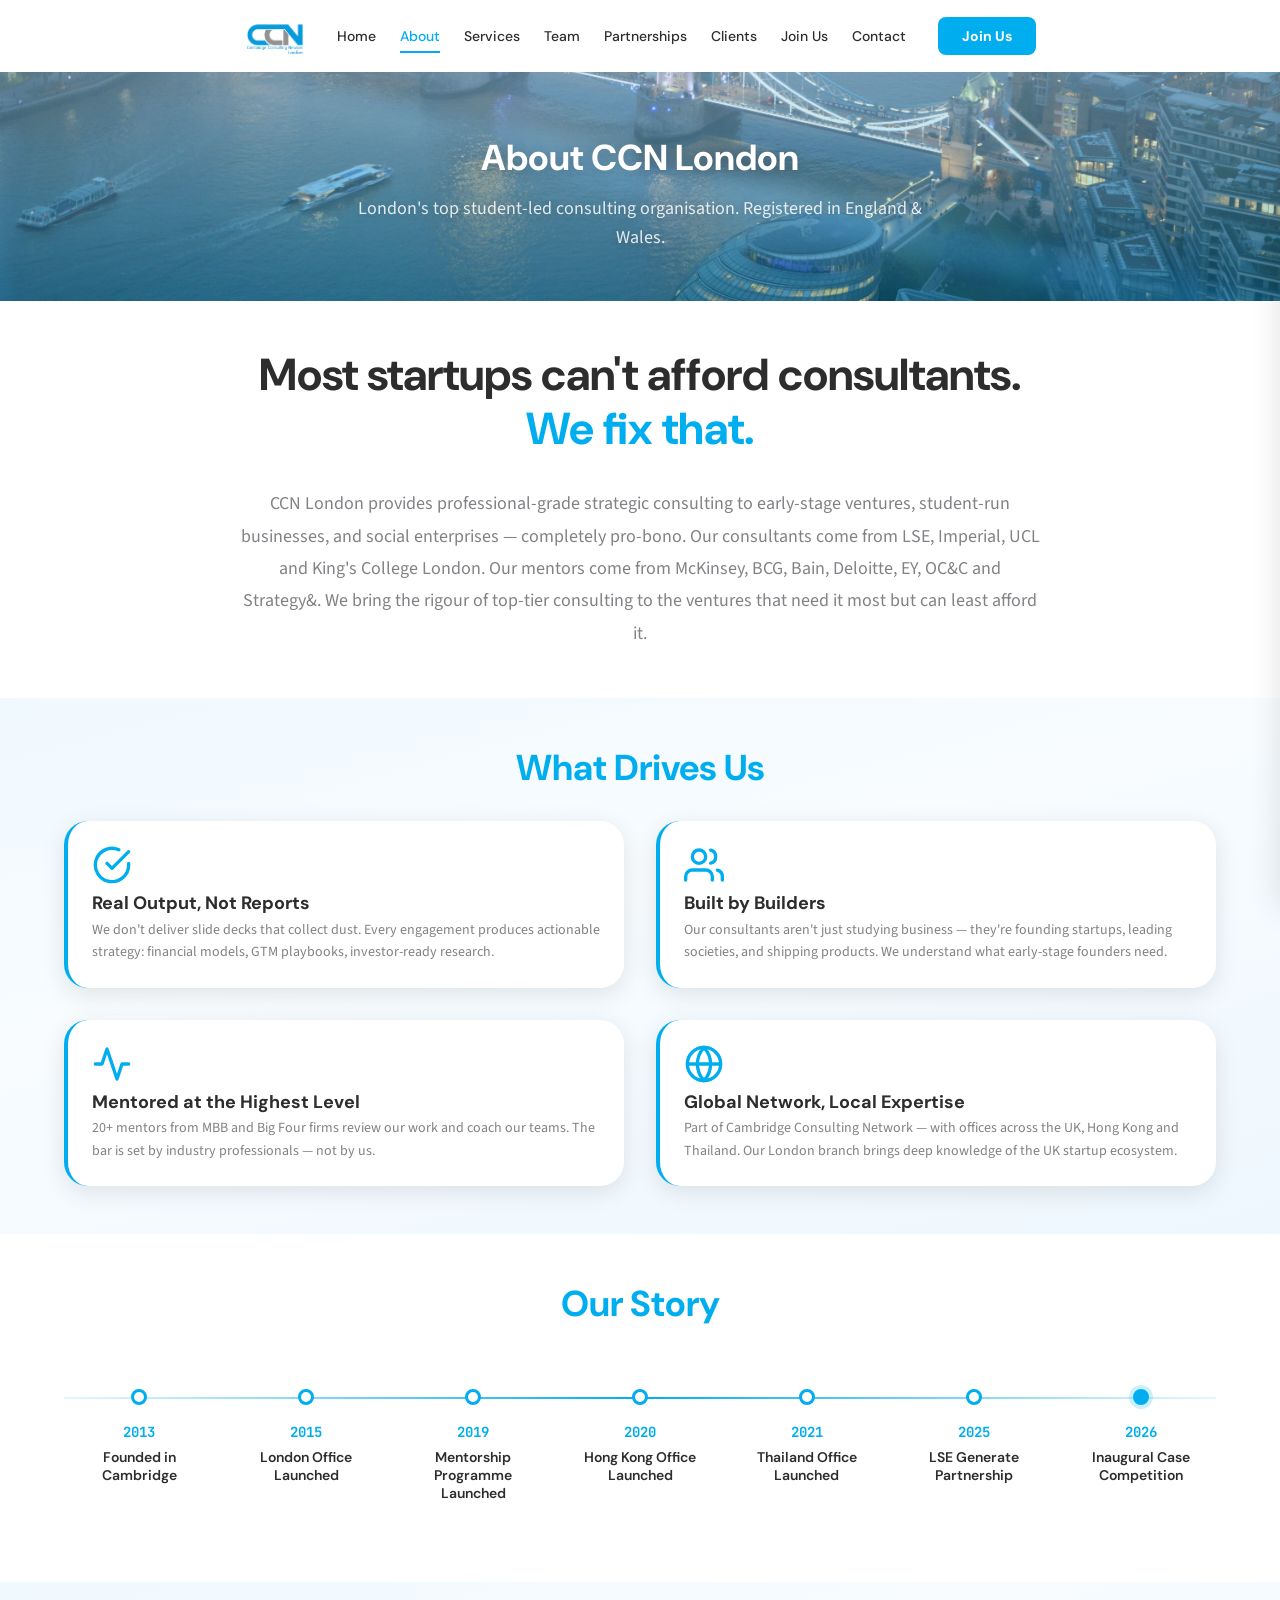
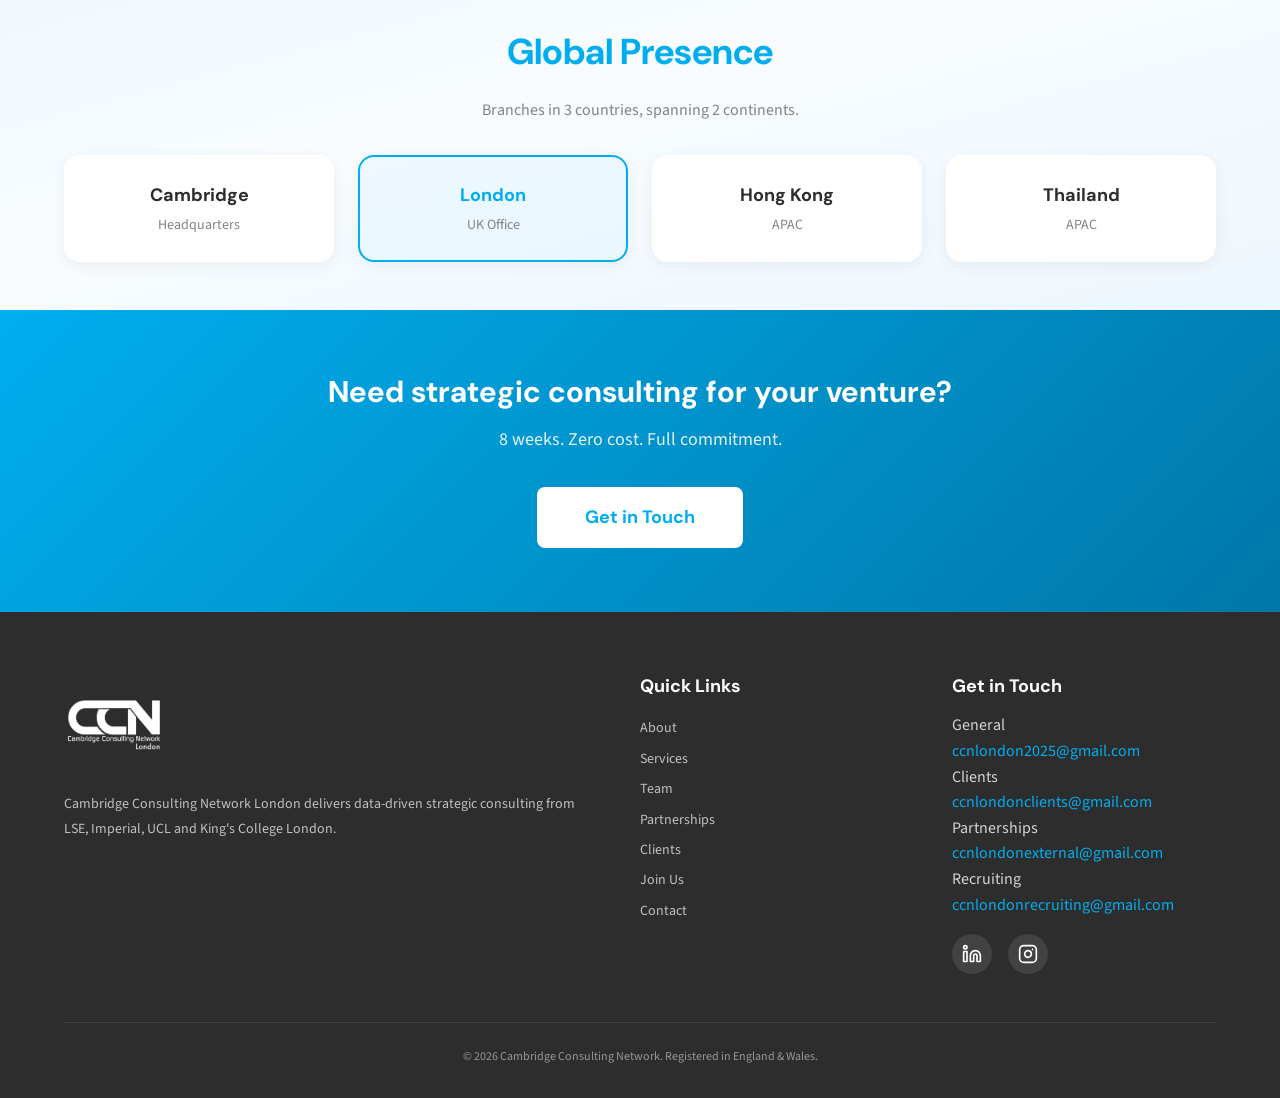
<file: about.html>
<!DOCTYPE html>
<html lang="en">
<head>
  <meta charset="UTF-8">
  <meta name="viewport" content="width=device-width, initial-scale=1.0">
  <title>About — CCN London</title>
  <meta name="description" content="Learn about Cambridge Consulting Network London — London's top student-led consulting organisation, delivering strategic consulting to startups since 2015.">
  <meta property="og:title" content="About — CCN London">
  <meta property="og:description" content="Cambridge Consulting Network London — student-led strategic consulting for startups since 2015.">
  <meta property="og:type" content="website">
  <meta name="twitter:card" content="summary">
  <meta name="twitter:title" content="About — CCN London">
  <link rel="stylesheet" href="css/styles.css">
</head>
<body>

  <a class="skip-link" href="#main-content">Skip to content</a>

  <header class="navbar navbar--animate" role="banner">
    <div class="navbar__inner">
      <a href="index.html" class="navbar__logo" aria-label="CCN London Home">
        <img src="assets/img/logo-colour.png" alt="CCN London logo" width="180" height="48">
      </a>
      <nav class="navbar__links" aria-label="Main navigation">
        <a href="index.html" class="navbar__link">Home</a>
        <a href="about.html" class="navbar__link navbar__link--active">About</a>
        <a href="services.html" class="navbar__link">Services</a>
        <a href="team.html" class="navbar__link">Team</a>
        <a href="partnerships.html" class="navbar__link">Partnerships</a>
        <a href="clients.html" class="navbar__link">Clients</a>
        <a href="join.html" class="navbar__link">Join Us</a>
        <a href="contact.html" class="navbar__link">Contact</a>
      </nav>
      <a href="join.html" class="navbar__cta">Join Us</a>
      <button class="navbar__hamburger" aria-label="Open menu" aria-expanded="false">
        <span></span><span></span><span></span>
      </button>
    </div>
  </header>

  <div class="mobile-menu__overlay" aria-hidden="true"></div>
  <nav class="mobile-menu" aria-label="Mobile navigation" aria-hidden="true">
    <a href="index.html" class="mobile-menu__link">Home</a>
    <a href="about.html" class="mobile-menu__link mobile-menu__link--active">About</a>
    <a href="services.html" class="mobile-menu__link">Services</a>
    <a href="team.html" class="mobile-menu__link">Team</a>
    <a href="partnerships.html" class="mobile-menu__link">Partnerships</a>
    <a href="clients.html" class="mobile-menu__link">Clients</a>
    <a href="join.html" class="mobile-menu__link">Join Us</a>
    <a href="contact.html" class="mobile-menu__link">Contact</a>
  </nav>

  <main id="main-content">

    <!-- Standard Page Header -->
    <section class="page-header">
      <div class="container">
        <h1 class="page-header__title">About <span class="text-cyan">CCN London</span></h1>
        <p class="page-header__subtitle">London's top student-led consulting organisation. Registered in England &amp; Wales.</p>
      </div>
    </section>

    <!-- Mission -->
    <section class="section" aria-label="Our mission" style="padding: var(--space-2xl) 0;">
      <div class="container">
        <div class="about-mission">
          <h2 class="about-mission__heading">Most startups can't afford consultants.<br><span class="text-cyan">We fix that.</span></h2>
          <p class="about-mission__text">CCN London provides professional-grade strategic consulting to early-stage ventures, student-run businesses, and social enterprises — completely pro-bono. Our consultants come from LSE, Imperial, UCL and King's College London. Our mentors come from McKinsey, BCG, Bain, Deloitte, EY, OC&amp;C and Strategy&amp;. We bring the rigour of top-tier consulting to the ventures that need it most but can least afford it.</p>
        </div>
      </div>
    </section>

    <!-- What Drives Us -->
    <section class="section" aria-label="What drives us" style="background: linear-gradient(165deg, #f0f9ff 0%, #f8fcff 40%, #eef7fe 100%); padding: var(--space-2xl) 0;">
      <div class="container">
        <h2 class="text-cyan mb-xl" style="text-align:center;">What Drives Us</h2>
        <div class="cards__grid">
          <div class="card reveal">
            <svg class="card__icon" viewBox="0 0 24 24" fill="none" stroke="currentColor" stroke-width="2" stroke-linecap="round" stroke-linejoin="round" aria-hidden="true">
              <path d="M22 11.08V12a10 10 0 1 1-5.93-9.14"></path>
              <polyline points="22 4 12 14.01 9 11.01"></polyline>
            </svg>
            <h3 class="card__title">Real Output, Not Reports</h3>
            <p class="card__text">We don't deliver slide decks that collect dust. Every engagement produces actionable strategy: financial models, GTM playbooks, investor-ready research.</p>
          </div>
          <div class="card reveal reveal--delay-1">
            <svg class="card__icon" viewBox="0 0 24 24" fill="none" stroke="currentColor" stroke-width="2" stroke-linecap="round" stroke-linejoin="round" aria-hidden="true">
              <path d="M17 21v-2a4 4 0 0 0-4-4H5a4 4 0 0 0-4 4v2"></path>
              <circle cx="9" cy="7" r="4"></circle>
              <path d="M23 21v-2a4 4 0 0 0-3-3.87"></path>
              <path d="M16 3.13a4 4 0 0 1 0 7.75"></path>
            </svg>
            <h3 class="card__title">Built by Builders</h3>
            <p class="card__text">Our consultants aren't just studying business — they're founding startups, leading societies, and shipping products. We understand what early-stage founders need.</p>
          </div>
          <div class="card reveal reveal--delay-2">
            <svg class="card__icon" viewBox="0 0 24 24" fill="none" stroke="currentColor" stroke-width="2" stroke-linecap="round" stroke-linejoin="round" aria-hidden="true">
              <polyline points="22 12 18 12 15 21 9 3 6 12 2 12"></polyline>
            </svg>
            <h3 class="card__title">Mentored at the Highest Level</h3>
            <p class="card__text">20+ mentors from MBB and Big Four firms review our work and coach our teams. The bar is set by industry professionals — not by us.</p>
          </div>
          <div class="card reveal reveal--delay-3">
            <svg class="card__icon" viewBox="0 0 24 24" fill="none" stroke="currentColor" stroke-width="2" stroke-linecap="round" stroke-linejoin="round" aria-hidden="true">
              <circle cx="12" cy="12" r="10"></circle>
              <line x1="2" y1="12" x2="22" y2="12"></line>
              <path d="M12 2a15.3 15.3 0 0 1 4 10 15.3 15.3 0 0 1-4 10 15.3 15.3 0 0 1-4-10 15.3 15.3 0 0 1 4-10z"></path>
            </svg>
            <h3 class="card__title">Global Network, Local Expertise</h3>
            <p class="card__text">Part of Cambridge Consulting Network — with offices across the UK, Hong Kong and Thailand. Our London branch brings deep knowledge of the UK startup ecosystem.</p>
          </div>
        </div>
      </div>
    </section>

    <!-- Our Story Timeline -->
    <section class="section" aria-label="Our history" style="padding: var(--space-2xl) 0;">
      <div class="container">
        <h2 class="text-cyan mb-xl" style="text-align:center;">Our Story</h2>
        <div class="h-timeline">
          <div class="h-timeline__track"></div>
          <div class="h-timeline__items">
            <div class="h-timeline__item reveal">
              <div class="h-timeline__dot"></div>
              <div class="h-timeline__year">2013</div>
              <div class="h-timeline__title">Founded in Cambridge</div>
            </div>
            <div class="h-timeline__item reveal reveal--delay-1">
              <div class="h-timeline__dot"></div>
              <div class="h-timeline__year">2015</div>
              <div class="h-timeline__title">London Office Launched</div>
            </div>
            <div class="h-timeline__item reveal reveal--delay-2">
              <div class="h-timeline__dot"></div>
              <div class="h-timeline__year">2019</div>
              <div class="h-timeline__title">Mentorship Programme Launched</div>
            </div>
            <div class="h-timeline__item reveal reveal--delay-3">
              <div class="h-timeline__dot"></div>
              <div class="h-timeline__year">2020</div>
              <div class="h-timeline__title">Hong Kong Office Launched</div>
            </div>
            <div class="h-timeline__item reveal reveal--delay-4">
              <div class="h-timeline__dot"></div>
              <div class="h-timeline__year">2021</div>
              <div class="h-timeline__title">Thailand Office Launched</div>
            </div>
            <div class="h-timeline__item reveal reveal--delay-5">
              <div class="h-timeline__dot"></div>
              <div class="h-timeline__year">2025</div>
              <div class="h-timeline__title">LSE Generate Partnership</div>
            </div>
            <div class="h-timeline__item reveal reveal--delay-5">
              <div class="h-timeline__dot h-timeline__dot--active"></div>
              <div class="h-timeline__year">2026</div>
              <div class="h-timeline__title">Inaugural Case Competition</div>
            </div>
          </div>
        </div>
      </div>
    </section>

    <!-- Global Presence -->
    <section class="section" aria-label="Global presence" style="background: linear-gradient(165deg, #f0f9ff 0%, #f8fcff 40%, #eef7fe 100%); padding: var(--space-2xl) 0;">
      <div class="container">
        <h2 class="text-cyan mb-lg" style="text-align:center;">Global Presence</h2>
        <p style="text-align:center; color: var(--ccn-grey); margin-bottom: var(--space-xl); max-width: 500px; margin-left: auto; margin-right: auto;">Branches in 3 countries, spanning 2 continents.</p>
        <div class="presence__grid">
          <div class="presence__item presence__item--pop reveal">
            <div class="presence__city">Cambridge</div>
            <div class="presence__label">Headquarters</div>
          </div>
          <div class="presence__item presence__item--pop presence__item--active reveal reveal--delay-1">
            <div class="presence__city">London</div>
            <div class="presence__label">UK Office</div>
          </div>
          <div class="presence__item presence__item--pop reveal reveal--delay-2">
            <div class="presence__city">Hong Kong</div>
            <div class="presence__label">APAC</div>
          </div>
          <div class="presence__item presence__item--pop reveal reveal--delay-3">
            <div class="presence__city">Thailand</div>
            <div class="presence__label">APAC</div>
          </div>
        </div>
      </div>
    </section>

    <!-- CTA -->
    <section class="cta-banner" aria-label="Call to action">
      <div class="container">
        <h2 class="cta-banner__heading">Need strategic consulting for your venture?</h2>
        <p class="cta-banner__text">8 weeks. Zero cost. Full commitment.</p>
        <a href="contact.html" class="btn btn--white btn--large">Get in Touch</a>
      </div>
    </section>

  </main>

  <footer class="footer" role="contentinfo">
    <div class="container">
      <div class="footer__grid">
        <div>
          <img src="assets/img/logo-white.png" alt="CCN London" class="footer__logo" width="120" height="120">
          <p class="footer__text">Cambridge Consulting Network London delivers data-driven strategic consulting from LSE, Imperial, UCL and King's College London.</p>
        </div>
        <div>
          <h3 class="footer__heading">Quick Links</h3>
          <a href="about.html" class="footer__link">About</a>
          <a href="services.html" class="footer__link">Services</a>
          <a href="team.html" class="footer__link">Team</a>
          <a href="partnerships.html" class="footer__link">Partnerships</a>
          <a href="clients.html" class="footer__link">Clients</a>
          <a href="join.html" class="footer__link">Join Us</a>
          <a href="contact.html" class="footer__link">Contact</a>
        </div>
        <div>
          <h3 class="footer__heading">Get in Touch</h3>
          <p class="footer__label">General</p>
          <a href="mailto:ccnlondon2025@gmail.com" class="footer__email">ccnlondon2025@gmail.com</a>
          <p class="footer__label">Clients</p>
          <a href="mailto:ccnlondonclients@gmail.com" class="footer__email">ccnlondonclients@gmail.com</a>
          <p class="footer__label">Partnerships</p>
          <a href="mailto:ccnlondonexternal@gmail.com" class="footer__email">ccnlondonexternal@gmail.com</a>
          <p class="footer__label">Recruiting</p>
          <a href="mailto:ccnlondonrecruiting@gmail.com" class="footer__email">ccnlondonrecruiting@gmail.com</a>
          <div class="footer__socials">
            <a href="https://www.linkedin.com/company/cambridge-consulting-network-london/" target="_blank" rel="noopener noreferrer" class="footer__social-btn" aria-label="LinkedIn">
              <svg viewBox="0 0 24 24" fill="none" stroke="currentColor" stroke-width="2" stroke-linecap="round" stroke-linejoin="round"><path d="M16 8a6 6 0 0 1 6 6v7h-4v-7a2 2 0 0 0-2-2 2 2 0 0 0-2 2v7h-4v-7a6 6 0 0 1 6-6z"></path><rect x="2" y="9" width="4" height="12"></rect><circle cx="4" cy="4" r="2"></circle></svg>
            </a>
            <a href="https://www.instagram.com/ccnlondon" target="_blank" rel="noopener noreferrer" class="footer__social-btn" aria-label="Instagram">
              <svg viewBox="0 0 24 24" fill="none" stroke="currentColor" stroke-width="2" stroke-linecap="round" stroke-linejoin="round"><rect x="2" y="2" width="20" height="20" rx="5" ry="5"></rect><path d="M16 11.37A4 4 0 1 1 12.63 8 4 4 0 0 1 16 11.37z"></path><line x1="17.5" y1="6.5" x2="17.51" y2="6.5"></line></svg>
            </a>
          </div>
        </div>
      </div>
      <div class="footer__bottom">
        <p>&copy; 2026 Cambridge Consulting Network. Registered in England &amp; Wales.</p>
      </div>
    </div>
  </footer>

  <script src="js/main.js"></script>
</body>
</html>
</file>
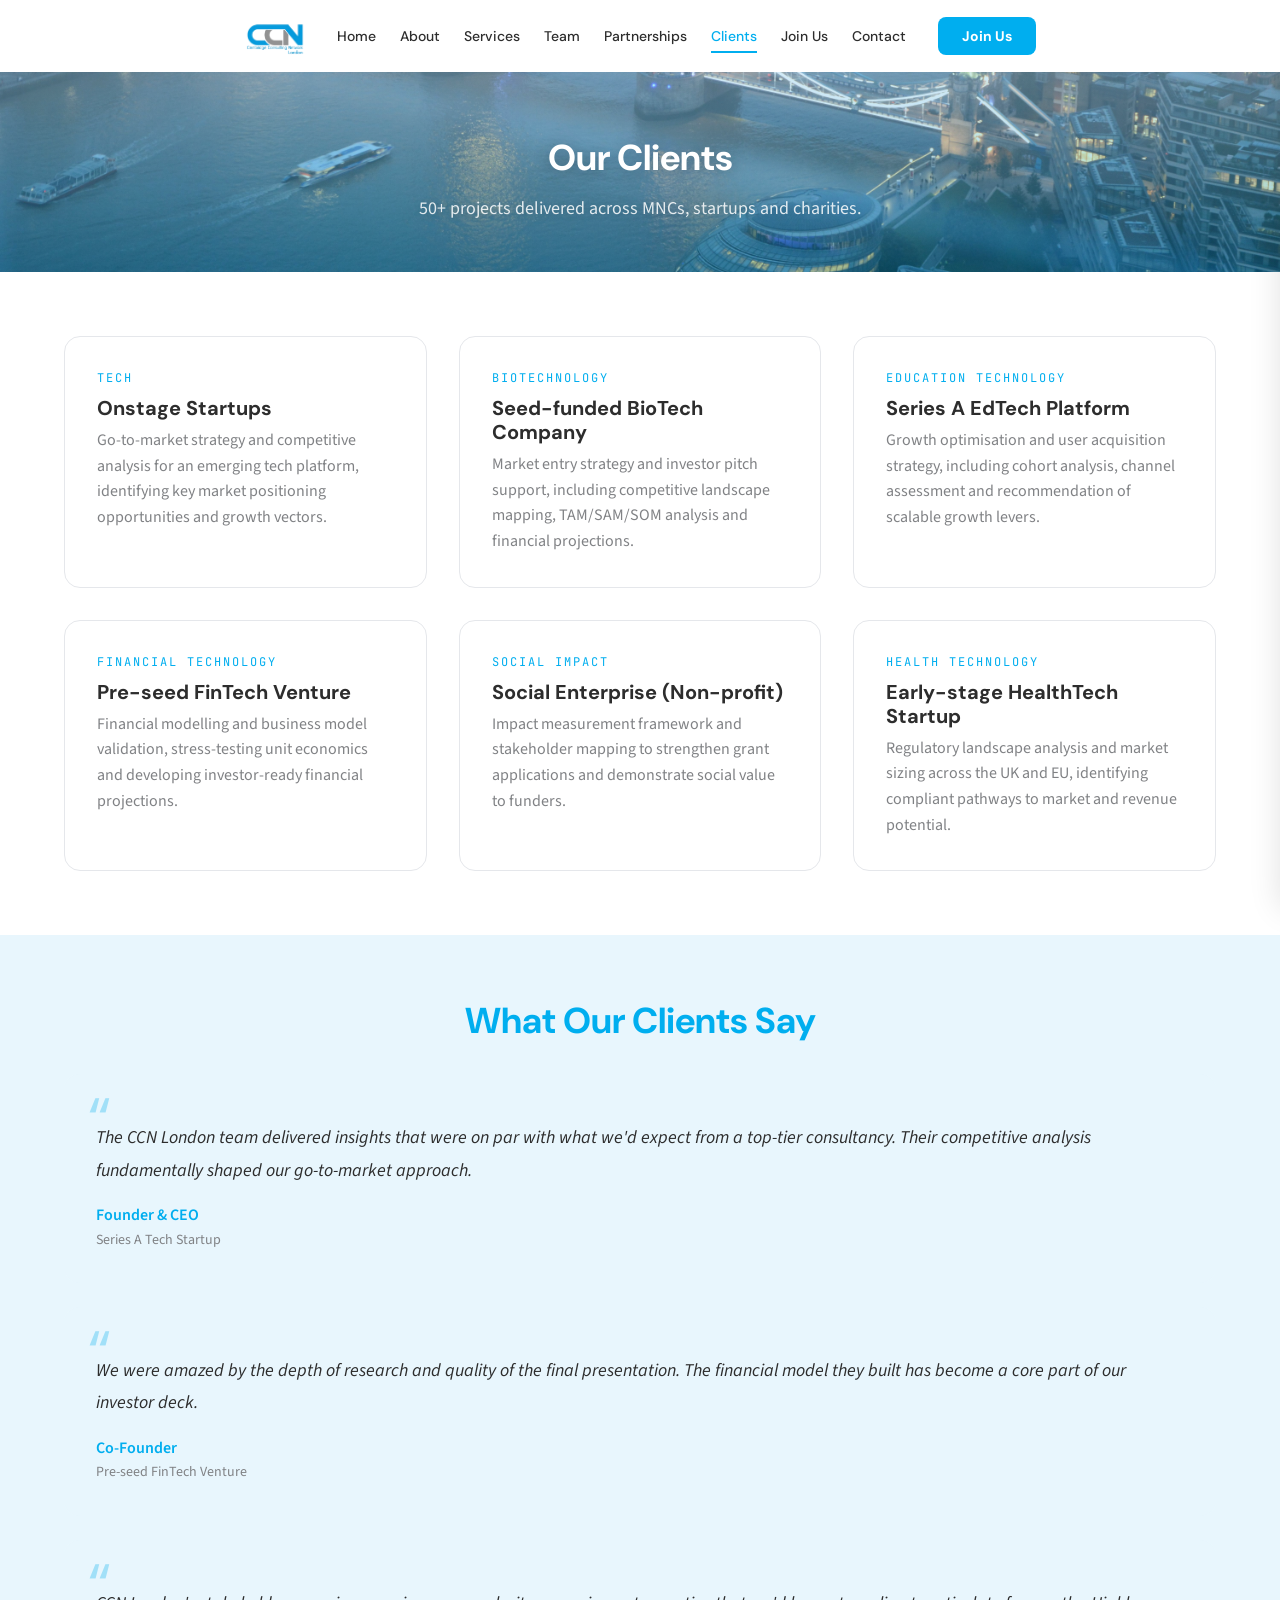
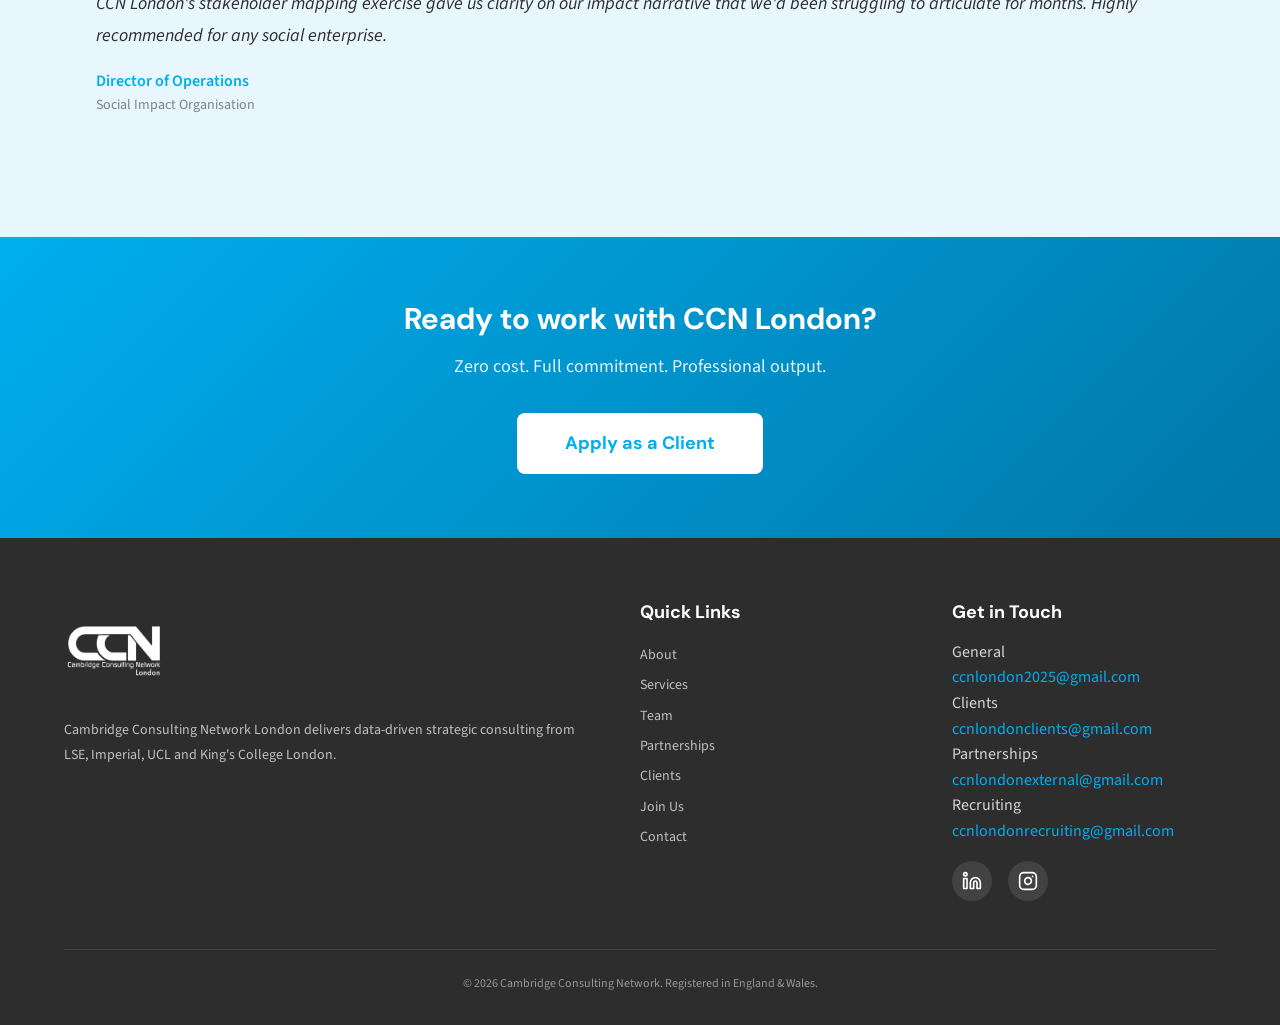
<file: clients.html>
<!DOCTYPE html>
<html lang="en">
<head>
  <meta charset="UTF-8">
  <meta name="viewport" content="width=device-width, initial-scale=1.0">
  <title>Clients — CCN London</title>
  <meta name="description" content="CCN London has delivered 50+ projects across tech, biotech, edtech, fintech, social impact and healthtech sectors.">
  <meta property="og:title" content="Clients — CCN London">
  <meta property="og:description" content="50+ projects delivered across MNCs, startups and charities.">
  <meta property="og:type" content="website">
  <meta name="twitter:card" content="summary">
  <meta name="twitter:title" content="Clients — CCN London">
  <link rel="stylesheet" href="css/styles.css">
</head>
<body>

  <a class="skip-link" href="#main-content">Skip to content</a>

  <header class="navbar navbar--animate" role="banner">
    <div class="navbar__inner">
      <a href="index.html" class="navbar__logo" aria-label="CCN London Home">
        <img src="assets/img/logo-colour.png" alt="CCN London logo" width="180" height="48">
      </a>
      <nav class="navbar__links" aria-label="Main navigation">
        <a href="index.html" class="navbar__link">Home</a>
        <a href="about.html" class="navbar__link">About</a>
        <a href="services.html" class="navbar__link">Services</a>
        <a href="team.html" class="navbar__link">Team</a>
        <a href="partnerships.html" class="navbar__link">Partnerships</a>
        <a href="clients.html" class="navbar__link navbar__link--active">Clients</a>
        <a href="join.html" class="navbar__link">Join Us</a>
        <a href="contact.html" class="navbar__link">Contact</a>
      </nav>
      <a href="join.html" class="navbar__cta">Join Us</a>
      <button class="navbar__hamburger" aria-label="Open menu" aria-expanded="false">
        <span></span><span></span><span></span>
      </button>
    </div>
  </header>

  <div class="mobile-menu__overlay" aria-hidden="true"></div>
  <nav class="mobile-menu" aria-label="Mobile navigation" aria-hidden="true">
    <a href="index.html" class="mobile-menu__link">Home</a>
    <a href="about.html" class="mobile-menu__link">About</a>
    <a href="services.html" class="mobile-menu__link">Services</a>
    <a href="team.html" class="mobile-menu__link">Team</a>
    <a href="partnerships.html" class="mobile-menu__link">Partnerships</a>
    <a href="clients.html" class="mobile-menu__link mobile-menu__link--active">Clients</a>
    <a href="join.html" class="mobile-menu__link">Join Us</a>
    <a href="contact.html" class="mobile-menu__link">Contact</a>
  </nav>

  <main id="main-content">

    <section class="page-header">
      <div class="container">
        <h1 class="page-header__title">Our <span class="text-cyan">Clients</span></h1>
        <p class="page-header__subtitle">50+ projects delivered across MNCs, startups and charities.</p>
      </div>
    </section>

    <!-- Project Portfolio -->
    <section class="section" aria-label="Project portfolio">
      <div class="container">
        <div class="cards__grid" style="grid-template-columns: repeat(auto-fill, minmax(320px, 1fr));">

          <article class="client-card reveal">
            <div class="client-card__sector">Tech</div>
            <h3 class="client-card__title">Onstage Startups</h3>
            <p class="client-card__text">Go-to-market strategy and competitive analysis for an emerging tech platform, identifying key market positioning opportunities and growth vectors.</p>
          </article>

          <article class="client-card reveal reveal--delay-1">
            <div class="client-card__sector">Biotechnology</div>
            <h3 class="client-card__title">Seed-funded BioTech Company</h3>
            <p class="client-card__text">Market entry strategy and investor pitch support, including competitive landscape mapping, TAM/SAM/SOM analysis and financial projections.</p>
          </article>

          <article class="client-card reveal reveal--delay-2">
            <div class="client-card__sector">Education Technology</div>
            <h3 class="client-card__title">Series A EdTech Platform</h3>
            <p class="client-card__text">Growth optimisation and user acquisition strategy, including cohort analysis, channel assessment and recommendation of scalable growth levers.</p>
          </article>

          <article class="client-card reveal reveal--delay-3">
            <div class="client-card__sector">Financial Technology</div>
            <h3 class="client-card__title">Pre-seed FinTech Venture</h3>
            <p class="client-card__text">Financial modelling and business model validation, stress-testing unit economics and developing investor-ready financial projections.</p>
          </article>

          <article class="client-card reveal reveal--delay-4">
            <div class="client-card__sector">Social Impact</div>
            <h3 class="client-card__title">Social Enterprise (Non-profit)</h3>
            <p class="client-card__text">Impact measurement framework and stakeholder mapping to strengthen grant applications and demonstrate social value to funders.</p>
          </article>

          <article class="client-card reveal reveal--delay-5">
            <div class="client-card__sector">Health Technology</div>
            <h3 class="client-card__title">Early-stage HealthTech Startup</h3>
            <p class="client-card__text">Regulatory landscape analysis and market sizing across the UK and EU, identifying compliant pathways to market and revenue potential.</p>
          </article>

        </div>
      </div>
    </section>

    <!-- Testimonials -->
    <section class="section bg-light" aria-label="Client testimonials">
      <div class="container">
        <h2 class="text-cyan mb-xl" style="text-align:center;">What Our Clients Say</h2>

        <div class="testimonial reveal">
          <p class="testimonial__text">The CCN London team delivered insights that were on par with what we'd expect from a top-tier consultancy. Their competitive analysis fundamentally shaped our go-to-market approach.</p>
          <p class="testimonial__author">Founder &amp; CEO</p>
          <p class="testimonial__role">Series A Tech Startup</p>
        </div>

        <div class="testimonial reveal reveal--delay-1">
          <p class="testimonial__text">We were amazed by the depth of research and quality of the final presentation. The financial model they built has become a core part of our investor deck.</p>
          <p class="testimonial__author">Co-Founder</p>
          <p class="testimonial__role">Pre-seed FinTech Venture</p>
        </div>

        <div class="testimonial reveal reveal--delay-2">
          <p class="testimonial__text">CCN London's stakeholder mapping exercise gave us clarity on our impact narrative that we'd been struggling to articulate for months. Highly recommended for any social enterprise.</p>
          <p class="testimonial__author">Director of Operations</p>
          <p class="testimonial__role">Social Impact Organisation</p>
        </div>
      </div>
    </section>

    <section class="cta-banner" aria-label="Client application">
      <div class="container">
        <h2 class="cta-banner__heading">Ready to work with CCN London?</h2>
        <p class="cta-banner__text">Zero cost. Full commitment. Professional output.</p>
        <a href="mailto:ccnlondonclients@gmail.com" class="btn btn--white btn--large">Apply as a Client</a>
      </div>
    </section>

  </main>

  <!-- ════════════ FOOTER ════════════ -->
  <footer class="footer" role="contentinfo">
    <div class="container">
      <div class="footer__grid">
        <div>
          <img src="assets/img/logo-white.png" alt="CCN London" class="footer__logo" width="120" height="120">
          <p class="footer__text">Cambridge Consulting Network London delivers data-driven strategic consulting from LSE, Imperial, UCL and King's College London.</p>
        </div>
        <div>
          <h3 class="footer__heading">Quick Links</h3>
          <a href="about.html" class="footer__link">About</a>
          <a href="services.html" class="footer__link">Services</a>
          <a href="team.html" class="footer__link">Team</a>
          <a href="partnerships.html" class="footer__link">Partnerships</a>
          <a href="clients.html" class="footer__link">Clients</a>
          <a href="join.html" class="footer__link">Join Us</a>
          <a href="contact.html" class="footer__link">Contact</a>
        </div>
        <div>
          <h3 class="footer__heading">Get in Touch</h3>
          <p class="footer__label">General</p>
          <a href="mailto:ccnlondon2025@gmail.com" class="footer__email">ccnlondon2025@gmail.com</a>
          <p class="footer__label">Clients</p>
          <a href="mailto:ccnlondonclients@gmail.com" class="footer__email">ccnlondonclients@gmail.com</a>
          <p class="footer__label">Partnerships</p>
          <a href="mailto:ccnlondonexternal@gmail.com" class="footer__email">ccnlondonexternal@gmail.com</a>
          <p class="footer__label">Recruiting</p>
          <a href="mailto:ccnlondonrecruiting@gmail.com" class="footer__email">ccnlondonrecruiting@gmail.com</a>
          <div class="footer__socials">
            <a href="https://www.linkedin.com/company/cambridge-consulting-network-london/" target="_blank" rel="noopener noreferrer" class="footer__social-btn" aria-label="LinkedIn">
              <svg viewBox="0 0 24 24" fill="none" stroke="currentColor" stroke-width="2" stroke-linecap="round" stroke-linejoin="round"><path d="M16 8a6 6 0 0 1 6 6v7h-4v-7a2 2 0 0 0-2-2 2 2 0 0 0-2 2v7h-4v-7a6 6 0 0 1 6-6z"></path><rect x="2" y="9" width="4" height="12"></rect><circle cx="4" cy="4" r="2"></circle></svg>
            </a>
            <a href="https://www.instagram.com/ccnlondon" target="_blank" rel="noopener noreferrer" class="footer__social-btn" aria-label="Instagram">
              <svg viewBox="0 0 24 24" fill="none" stroke="currentColor" stroke-width="2" stroke-linecap="round" stroke-linejoin="round"><rect x="2" y="2" width="20" height="20" rx="5" ry="5"></rect><path d="M16 11.37A4 4 0 1 1 12.63 8 4 4 0 0 1 16 11.37z"></path><line x1="17.5" y1="6.5" x2="17.51" y2="6.5"></line></svg>
            </a>
          </div>
        </div>
      </div>
      <div class="footer__bottom">
        <p>&copy; 2026 Cambridge Consulting Network. Registered in England &amp; Wales.</p>
      </div>
    </div>
  </footer>

  <script src="js/main.js"></script>
</body>
</html>
</file>
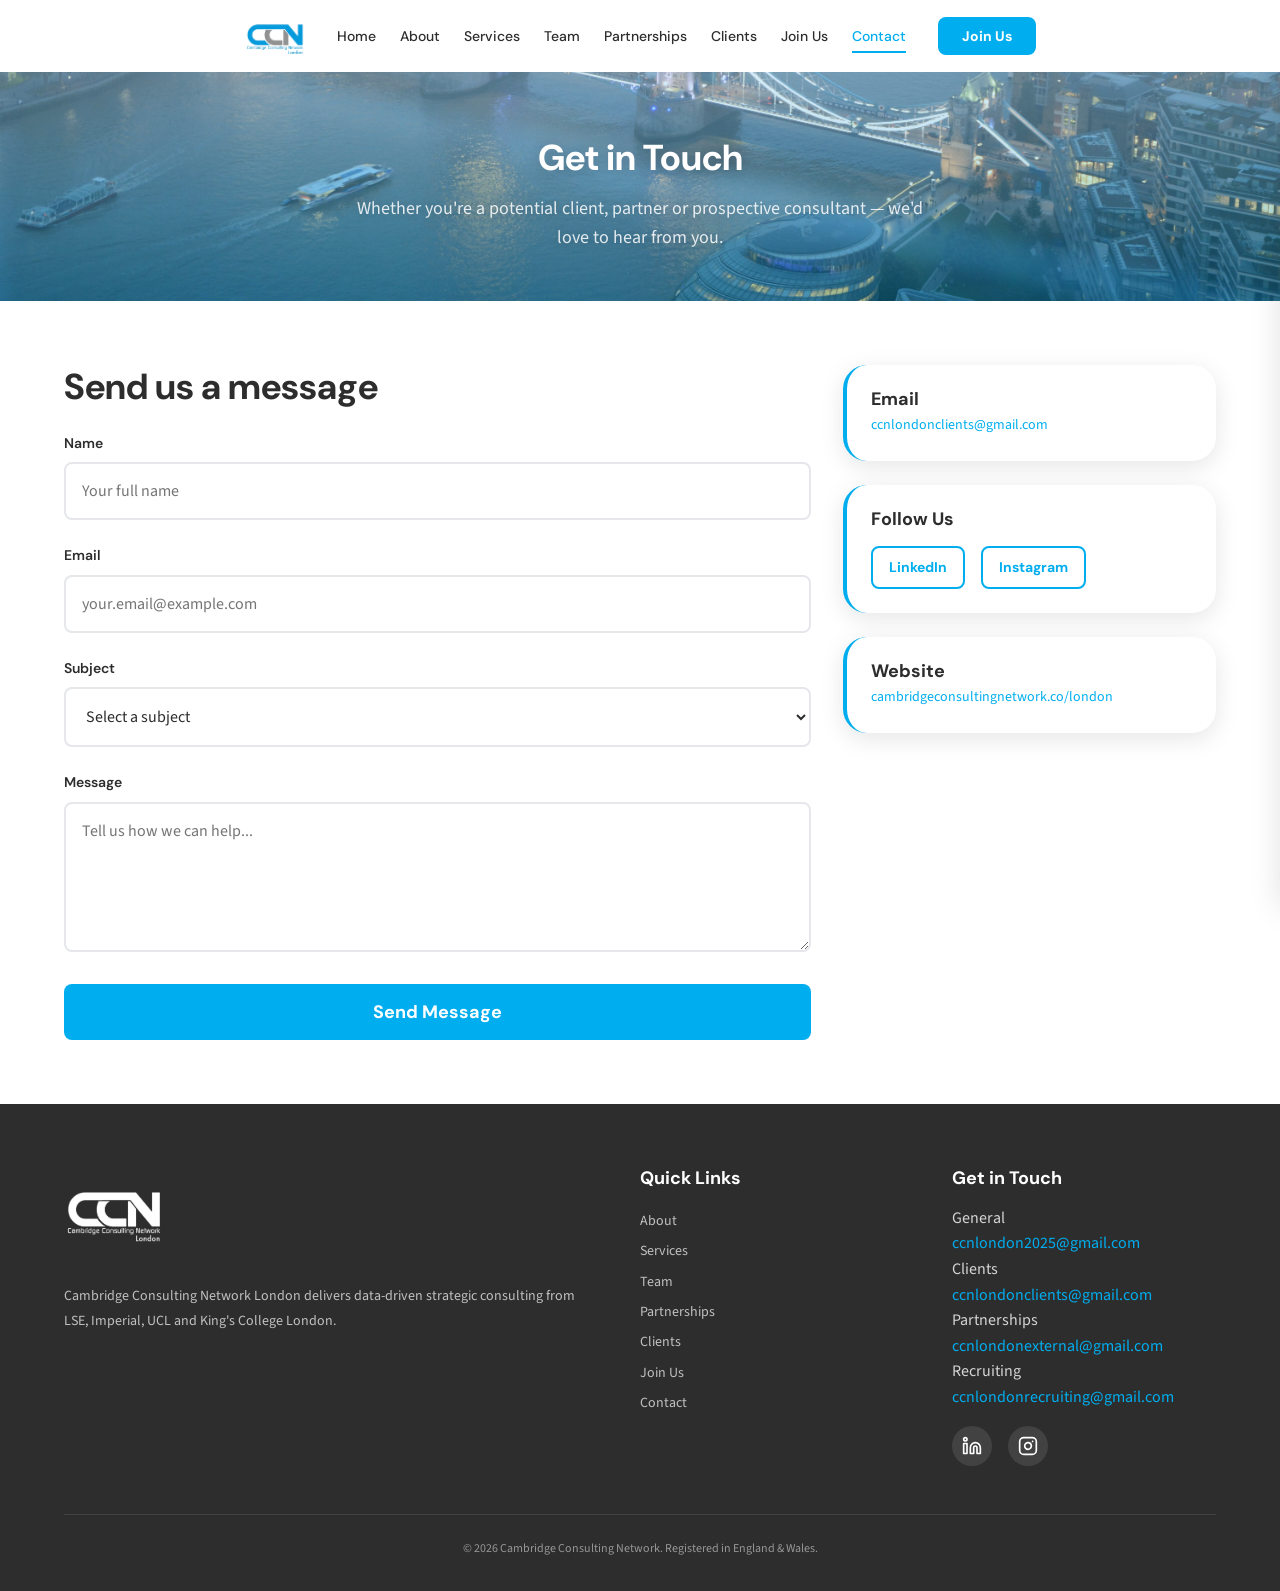
<file: contact.html>
<!DOCTYPE html>
<html lang="en">
<head>
  <meta charset="UTF-8">
  <meta name="viewport" content="width=device-width, initial-scale=1.0">
  <title>Contact — CCN London</title>
  <meta name="description" content="Get in touch with CCN London for client applications, partnership enquiries, or general questions.">
  <meta property="og:title" content="Contact — CCN London">
  <meta property="og:description" content="Contact CCN London for enquiries about consulting engagements, partnerships or recruitment.">
  <meta property="og:type" content="website">
  <meta name="twitter:card" content="summary">
  <meta name="twitter:title" content="Contact — CCN London">
  <link rel="stylesheet" href="css/styles.css">
</head>
<body>

  <a class="skip-link" href="#main-content">Skip to content</a>

  <header class="navbar navbar--animate" role="banner">
    <div class="navbar__inner">
      <a href="index.html" class="navbar__logo" aria-label="CCN London Home">
        <img src="assets/img/logo-colour.png" alt="CCN London logo" width="180" height="48">
      </a>
      <nav class="navbar__links" aria-label="Main navigation">
        <a href="index.html" class="navbar__link">Home</a>
        <a href="about.html" class="navbar__link">About</a>
        <a href="services.html" class="navbar__link">Services</a>
        <a href="team.html" class="navbar__link">Team</a>
        <a href="partnerships.html" class="navbar__link">Partnerships</a>
        <a href="clients.html" class="navbar__link">Clients</a>
        <a href="join.html" class="navbar__link">Join Us</a>
        <a href="contact.html" class="navbar__link navbar__link--active">Contact</a>
      </nav>
      <a href="join.html" class="navbar__cta">Join Us</a>
      <button class="navbar__hamburger" aria-label="Open menu" aria-expanded="false">
        <span></span><span></span><span></span>
      </button>
    </div>
  </header>

  <div class="mobile-menu__overlay" aria-hidden="true"></div>
  <nav class="mobile-menu" aria-label="Mobile navigation" aria-hidden="true">
    <a href="index.html" class="mobile-menu__link">Home</a>
    <a href="about.html" class="mobile-menu__link">About</a>
    <a href="services.html" class="mobile-menu__link">Services</a>
    <a href="team.html" class="mobile-menu__link">Team</a>
    <a href="partnerships.html" class="mobile-menu__link">Partnerships</a>
    <a href="clients.html" class="mobile-menu__link">Clients</a>
    <a href="join.html" class="mobile-menu__link">Join Us</a>
    <a href="contact.html" class="mobile-menu__link mobile-menu__link--active">Contact</a>
  </nav>

  <main id="main-content">

    <section class="page-header">
      <div class="container">
        <h1 class="page-header__title">Get in <span class="text-cyan">Touch</span></h1>
        <p class="page-header__subtitle">Whether you're a potential client, partner or prospective consultant — we'd love to hear from you.</p>
      </div>
    </section>

    <section class="section" aria-label="Contact form and information">
      <div class="container">
        <div class="cards__grid" style="grid-template-columns: 2fr 1fr; align-items: start;">

          <!-- Contact Form -->
          <div>
            <h2 class="mb-lg">Send us a message</h2>
            <form id="contact-form" action="https://docs.google.com/forms/d/e/placeholder/formResponse" method="POST" novalidate>

              <div class="form__group">
                <label for="name" class="form__label">Name</label>
                <input type="text" id="name" name="name" class="form__input" required autocomplete="name" placeholder="Your full name">
                <p class="form__error" id="name-error">Please enter your name.</p>
              </div>

              <div class="form__group">
                <label for="email" class="form__label">Email</label>
                <input type="email" id="email" name="email" class="form__input" required autocomplete="email" placeholder="your.email@example.com">
                <p class="form__error" id="email-error">Please enter a valid email address.</p>
              </div>

              <div class="form__group">
                <label for="subject" class="form__label">Subject</label>
                <select id="subject" name="subject" class="form__select" required>
                  <option value="" disabled selected>Select a subject</option>
                  <option value="general">General Enquiry</option>
                  <option value="client">Client Application</option>
                  <option value="partnership">Partnership</option>
                  <option value="other">Other</option>
                </select>
                <p class="form__error" id="subject-error">Please select a subject.</p>
              </div>

              <div class="form__group">
                <label for="message" class="form__label">Message</label>
                <textarea id="message" name="message" class="form__textarea" required placeholder="Tell us how we can help..."></textarea>
                <p class="form__error" id="message-error">Please enter a message.</p>
              </div>

              <button type="submit" class="btn btn--primary btn--large" style="width: 100%;">Send Message</button>
            </form>
          </div>

          <!-- Contact Info Sidebar -->
          <div>
            <div class="card" style="margin-bottom: var(--space-lg);">
              <h3 class="card__title">Email</h3>
              <p class="card__text"><a href="mailto:ccnlondonclients@gmail.com">ccnlondonclients@gmail.com</a></p>
            </div>

            <div class="card" style="margin-bottom: var(--space-lg);">
              <h3 class="card__title">Follow Us</h3>
              <div style="display: flex; gap: var(--space-md); margin-top: var(--space-md);">
                <a href="#" class="btn btn--outline" style="padding: var(--space-sm) var(--space-md); font-size: var(--text-sm);" aria-label="CCN London on LinkedIn">LinkedIn</a>
                <a href="#" class="btn btn--outline" style="padding: var(--space-sm) var(--space-md); font-size: var(--text-sm);" aria-label="CCN London on Instagram">Instagram</a>
              </div>
            </div>

            <div class="card">
              <h3 class="card__title">Website</h3>
              <p class="card__text"><a href="https://cambridgeconsultingnetwork.co/london" target="_blank" rel="noopener noreferrer">cambridgeconsultingnetwork.co/london</a></p>
            </div>
          </div>

        </div>
      </div>
    </section>

  </main>

  <!-- ════════════ FOOTER ════════════ -->
  <footer class="footer" role="contentinfo">
    <div class="container">
      <div class="footer__grid">
        <div>
          <img src="assets/img/logo-white.png" alt="CCN London" class="footer__logo" width="120" height="120">
          <p class="footer__text">Cambridge Consulting Network London delivers data-driven strategic consulting from LSE, Imperial, UCL and King's College London.</p>
        </div>
        <div>
          <h3 class="footer__heading">Quick Links</h3>
          <a href="about.html" class="footer__link">About</a>
          <a href="services.html" class="footer__link">Services</a>
          <a href="team.html" class="footer__link">Team</a>
          <a href="partnerships.html" class="footer__link">Partnerships</a>
          <a href="clients.html" class="footer__link">Clients</a>
          <a href="join.html" class="footer__link">Join Us</a>
          <a href="contact.html" class="footer__link">Contact</a>
        </div>
        <div>
          <h3 class="footer__heading">Get in Touch</h3>
          <p class="footer__label">General</p>
          <a href="mailto:ccnlondon2025@gmail.com" class="footer__email">ccnlondon2025@gmail.com</a>
          <p class="footer__label">Clients</p>
          <a href="mailto:ccnlondonclients@gmail.com" class="footer__email">ccnlondonclients@gmail.com</a>
          <p class="footer__label">Partnerships</p>
          <a href="mailto:ccnlondonexternal@gmail.com" class="footer__email">ccnlondonexternal@gmail.com</a>
          <p class="footer__label">Recruiting</p>
          <a href="mailto:ccnlondonrecruiting@gmail.com" class="footer__email">ccnlondonrecruiting@gmail.com</a>
          <div class="footer__socials">
            <a href="https://www.linkedin.com/company/cambridge-consulting-network-london/" target="_blank" rel="noopener noreferrer" class="footer__social-btn" aria-label="LinkedIn">
              <svg viewBox="0 0 24 24" fill="none" stroke="currentColor" stroke-width="2" stroke-linecap="round" stroke-linejoin="round"><path d="M16 8a6 6 0 0 1 6 6v7h-4v-7a2 2 0 0 0-2-2 2 2 0 0 0-2 2v7h-4v-7a6 6 0 0 1 6-6z"></path><rect x="2" y="9" width="4" height="12"></rect><circle cx="4" cy="4" r="2"></circle></svg>
            </a>
            <a href="https://www.instagram.com/ccnlondon" target="_blank" rel="noopener noreferrer" class="footer__social-btn" aria-label="Instagram">
              <svg viewBox="0 0 24 24" fill="none" stroke="currentColor" stroke-width="2" stroke-linecap="round" stroke-linejoin="round"><rect x="2" y="2" width="20" height="20" rx="5" ry="5"></rect><path d="M16 11.37A4 4 0 1 1 12.63 8 4 4 0 0 1 16 11.37z"></path><line x1="17.5" y1="6.5" x2="17.51" y2="6.5"></line></svg>
            </a>
          </div>
        </div>
      </div>
      <div class="footer__bottom">
        <p>&copy; 2026 Cambridge Consulting Network. Registered in England &amp; Wales.</p>
      </div>
    </div>
  </footer>

  <script src="js/main.js"></script>
  <script src="js/forms.js"></script>
</body>
</html>
</file>
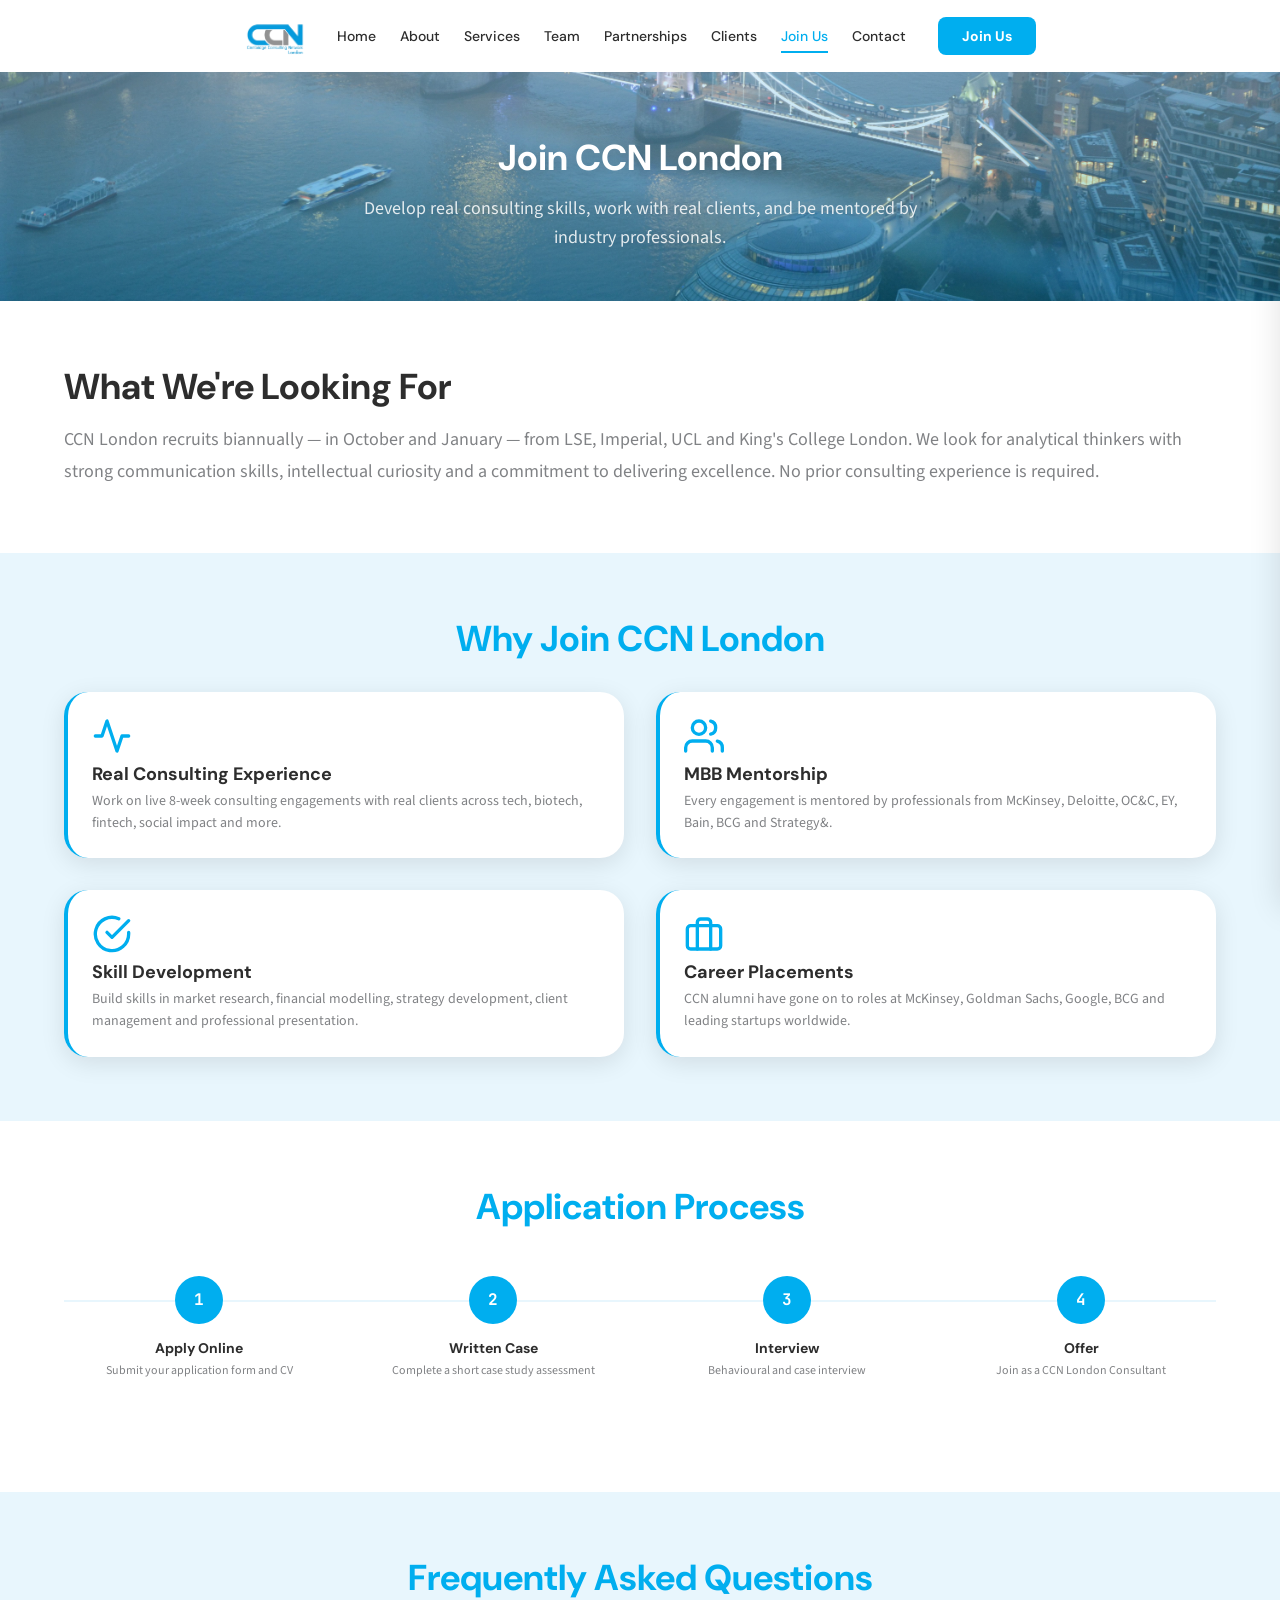
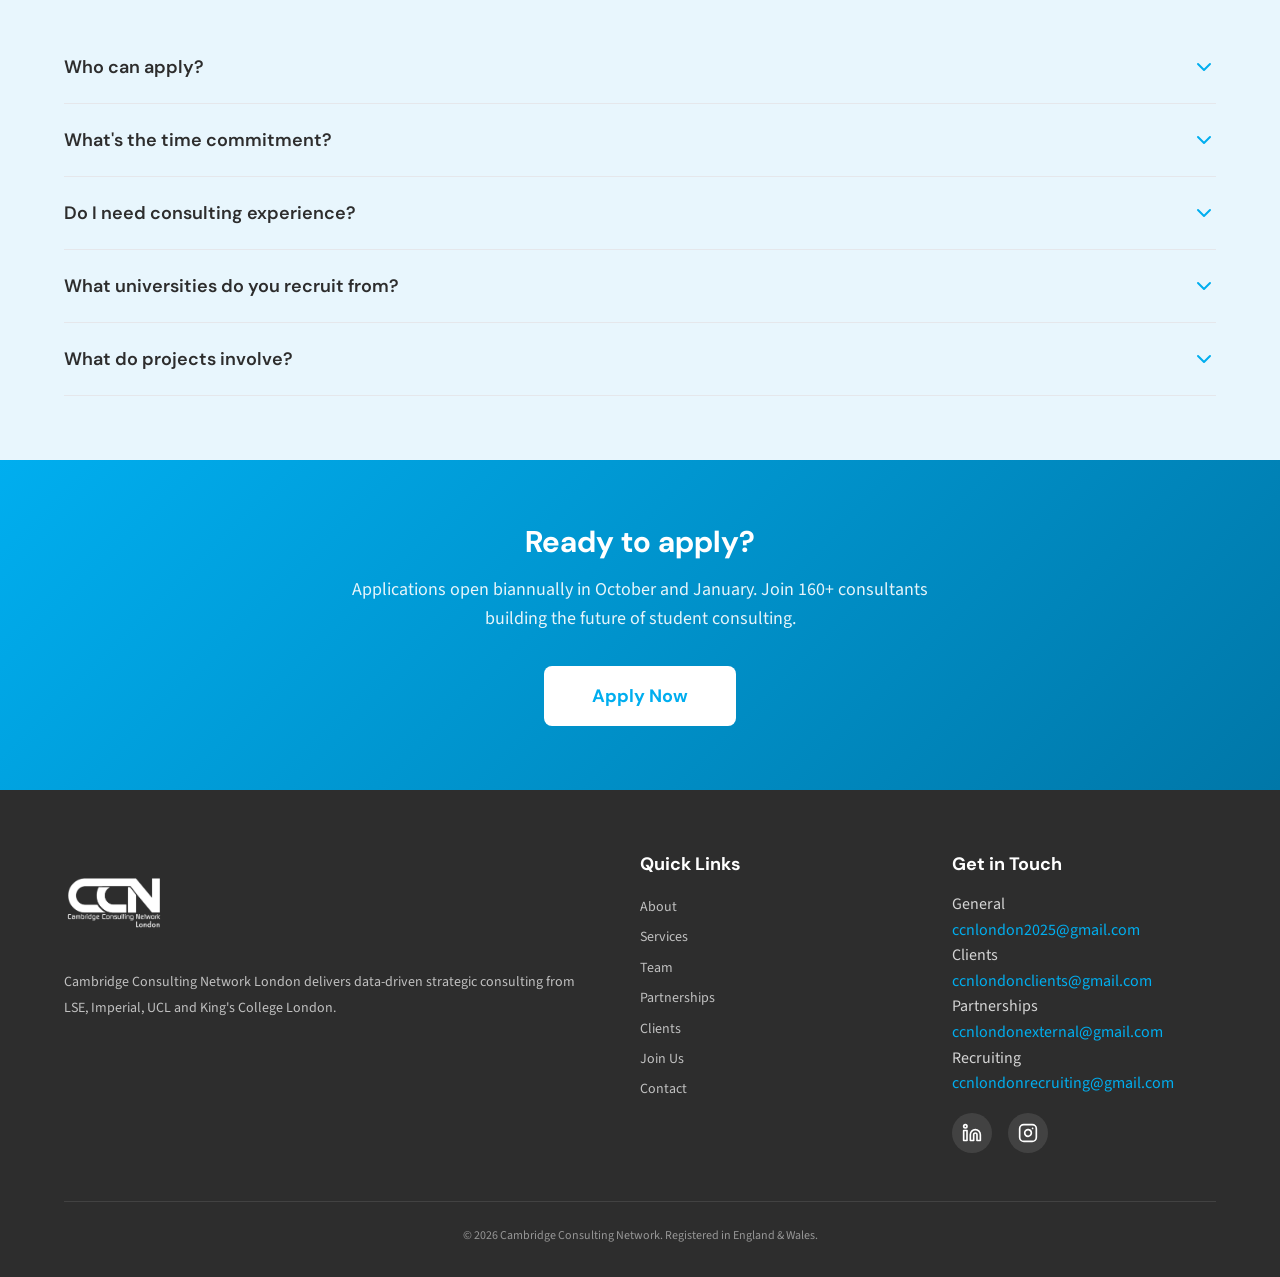
<file: join.html>
<!DOCTYPE html>
<html lang="en">
<head>
  <meta charset="UTF-8">
  <meta name="viewport" content="width=device-width, initial-scale=1.0">
  <title>Join Us — CCN London</title>
  <meta name="description" content="Join CCN London as a consultant. We recruit biannually from LSE, Imperial, UCL and King's College London. No prior consulting experience needed.">
  <meta property="og:title" content="Join Us — CCN London">
  <meta property="og:description" content="Apply to become a consultant at CCN London. Biannual recruitment from London's top universities.">
  <meta property="og:type" content="website">
  <meta name="twitter:card" content="summary">
  <meta name="twitter:title" content="Join Us — CCN London">
  <link rel="stylesheet" href="css/styles.css">
</head>
<body>

  <a class="skip-link" href="#main-content">Skip to content</a>

  <header class="navbar navbar--animate" role="banner">
    <div class="navbar__inner">
      <a href="index.html" class="navbar__logo" aria-label="CCN London Home">
        <img src="assets/img/logo-colour.png" alt="CCN London logo" width="180" height="48">
      </a>
      <nav class="navbar__links" aria-label="Main navigation">
        <a href="index.html" class="navbar__link">Home</a>
        <a href="about.html" class="navbar__link">About</a>
        <a href="services.html" class="navbar__link">Services</a>
        <a href="team.html" class="navbar__link">Team</a>
        <a href="partnerships.html" class="navbar__link">Partnerships</a>
        <a href="clients.html" class="navbar__link">Clients</a>
        <a href="join.html" class="navbar__link navbar__link--active">Join Us</a>
        <a href="contact.html" class="navbar__link">Contact</a>
      </nav>
      <a href="join.html" class="navbar__cta">Join Us</a>
      <button class="navbar__hamburger" aria-label="Open menu" aria-expanded="false">
        <span></span><span></span><span></span>
      </button>
    </div>
  </header>

  <div class="mobile-menu__overlay" aria-hidden="true"></div>
  <nav class="mobile-menu" aria-label="Mobile navigation" aria-hidden="true">
    <a href="index.html" class="mobile-menu__link">Home</a>
    <a href="about.html" class="mobile-menu__link">About</a>
    <a href="services.html" class="mobile-menu__link">Services</a>
    <a href="team.html" class="mobile-menu__link">Team</a>
    <a href="partnerships.html" class="mobile-menu__link">Partnerships</a>
    <a href="clients.html" class="mobile-menu__link">Clients</a>
    <a href="join.html" class="mobile-menu__link mobile-menu__link--active">Join Us</a>
    <a href="contact.html" class="mobile-menu__link">Contact</a>
  </nav>

  <main id="main-content">

    <section class="page-header">
      <div class="container">
        <h1 class="page-header__title">Join <span class="text-cyan">CCN London</span></h1>
        <p class="page-header__subtitle">Develop real consulting skills, work with real clients, and be mentored by industry professionals.</p>
      </div>
    </section>

    <!-- Recruitment Overview -->
    <section class="section" aria-label="Recruitment overview">
      <div class="container">
        <div class="cards__grid">
          <div style="grid-column: span 2;">
            <h2 class="mb-md">What We're Looking For</h2>
            <p style="color: var(--ccn-grey); line-height: 1.8; font-size: var(--text-lg);">CCN London recruits biannually — in October and January — from LSE, Imperial, UCL and King's College London. We look for analytical thinkers with strong communication skills, intellectual curiosity and a commitment to delivering excellence. No prior consulting experience is required.</p>
          </div>
        </div>
      </div>
    </section>

    <!-- Benefits -->
    <section class="section bg-light" aria-label="Benefits">
      <div class="container">
        <h2 class="text-cyan mb-xl" style="text-align:center;">Why Join CCN London</h2>
        <div class="cards__grid">
          <div class="card reveal">
            <svg class="card__icon" viewBox="0 0 24 24" fill="none" stroke="currentColor" stroke-width="2" stroke-linecap="round" stroke-linejoin="round" aria-hidden="true">
              <polyline points="22 12 18 12 15 21 9 3 6 12 2 12"></polyline>
            </svg>
            <h3 class="card__title">Real Consulting Experience</h3>
            <p class="card__text">Work on live 8-week consulting engagements with real clients across tech, biotech, fintech, social impact and more.</p>
          </div>
          <div class="card reveal reveal--delay-1">
            <svg class="card__icon" viewBox="0 0 24 24" fill="none" stroke="currentColor" stroke-width="2" stroke-linecap="round" stroke-linejoin="round" aria-hidden="true">
              <path d="M17 21v-2a4 4 0 0 0-4-4H5a4 4 0 0 0-4 4v2"></path>
              <circle cx="9" cy="7" r="4"></circle>
              <path d="M23 21v-2a4 4 0 0 0-3-3.87"></path>
              <path d="M16 3.13a4 4 0 0 1 0 7.75"></path>
            </svg>
            <h3 class="card__title">MBB Mentorship</h3>
            <p class="card__text">Every engagement is mentored by professionals from McKinsey, Deloitte, OC&amp;C, EY, Bain, BCG and Strategy&amp;.</p>
          </div>
          <div class="card reveal reveal--delay-2">
            <svg class="card__icon" viewBox="0 0 24 24" fill="none" stroke="currentColor" stroke-width="2" stroke-linecap="round" stroke-linejoin="round" aria-hidden="true">
              <path d="M22 11.08V12a10 10 0 1 1-5.93-9.14"></path>
              <polyline points="22 4 12 14.01 9 11.01"></polyline>
            </svg>
            <h3 class="card__title">Skill Development</h3>
            <p class="card__text">Build skills in market research, financial modelling, strategy development, client management and professional presentation.</p>
          </div>
          <div class="card reveal reveal--delay-3">
            <svg class="card__icon" viewBox="0 0 24 24" fill="none" stroke="currentColor" stroke-width="2" stroke-linecap="round" stroke-linejoin="round" aria-hidden="true">
              <rect x="2" y="7" width="20" height="14" rx="2" ry="2"></rect>
              <path d="M16 21V5a2 2 0 0 0-2-2h-4a2 2 0 0 0-2 2v16"></path>
            </svg>
            <h3 class="card__title">Career Placements</h3>
            <p class="card__text">CCN alumni have gone on to roles at McKinsey, Goldman Sachs, Google, BCG and leading startups worldwide.</p>
          </div>
        </div>
      </div>
    </section>

    <!-- Recruitment Timeline -->
    <section class="section" aria-label="Recruitment timeline">
      <div class="container">
        <h2 class="text-cyan mb-xl" style="text-align:center;">Application Process</h2>
        <div class="recruit-timeline">
          <div class="recruit-step reveal">
            <div class="recruit-step__dot">1</div>
            <h3 class="recruit-step__title">Apply Online</h3>
            <p class="recruit-step__text">Submit your application form and CV</p>
          </div>
          <div class="recruit-step reveal reveal--delay-1">
            <div class="recruit-step__dot">2</div>
            <h3 class="recruit-step__title">Written Case</h3>
            <p class="recruit-step__text">Complete a short case study assessment</p>
          </div>
          <div class="recruit-step reveal reveal--delay-2">
            <div class="recruit-step__dot">3</div>
            <h3 class="recruit-step__title">Interview</h3>
            <p class="recruit-step__text">Behavioural and case interview</p>
          </div>
          <div class="recruit-step reveal reveal--delay-3">
            <div class="recruit-step__dot">4</div>
            <h3 class="recruit-step__title">Offer</h3>
            <p class="recruit-step__text">Join as a CCN London Consultant</p>
          </div>
        </div>
      </div>
    </section>

    <!-- FAQ -->
    <section class="section bg-light" aria-label="Frequently asked questions">
      <div class="container">
        <h2 class="text-cyan mb-xl" style="text-align:center;">Frequently Asked Questions</h2>

        <div class="accordion">
          <div class="accordion__item">
            <button class="accordion__trigger" aria-expanded="false">
              Who can apply?
              <svg class="accordion__icon" viewBox="0 0 24 24" fill="none" stroke="currentColor" stroke-width="2" stroke-linecap="round" stroke-linejoin="round" aria-hidden="true"><polyline points="6 9 12 15 18 9"></polyline></svg>
            </button>
            <div class="accordion__content">
              <div class="accordion__body">Any undergraduate or postgraduate student currently enrolled at LSE, Imperial College London, UCL or King's College London. We welcome applicants from all degree programmes and years of study.</div>
            </div>
          </div>

          <div class="accordion__item">
            <button class="accordion__trigger" aria-expanded="false">
              What's the time commitment?
              <svg class="accordion__icon" viewBox="0 0 24 24" fill="none" stroke="currentColor" stroke-width="2" stroke-linecap="round" stroke-linejoin="round" aria-hidden="true"><polyline points="6 9 12 15 18 9"></polyline></svg>
            </button>
            <div class="accordion__content">
              <div class="accordion__body">Each consulting engagement runs for 8 weeks. Consultants typically spend 5&ndash;8 hours per week on project work, including team meetings, research, and deliverable preparation. The workload is designed to be compatible with a full-time course load.</div>
            </div>
          </div>

          <div class="accordion__item">
            <button class="accordion__trigger" aria-expanded="false">
              Do I need consulting experience?
              <svg class="accordion__icon" viewBox="0 0 24 24" fill="none" stroke="currentColor" stroke-width="2" stroke-linecap="round" stroke-linejoin="round" aria-hidden="true"><polyline points="6 9 12 15 18 9"></polyline></svg>
            </button>
            <div class="accordion__content">
              <div class="accordion__body">No. We provide structured training at the start of each cycle and ongoing mentorship throughout the engagement. We look for analytical thinking, intellectual curiosity and strong communication skills — not a consulting background.</div>
            </div>
          </div>

          <div class="accordion__item">
            <button class="accordion__trigger" aria-expanded="false">
              What universities do you recruit from?
              <svg class="accordion__icon" viewBox="0 0 24 24" fill="none" stroke="currentColor" stroke-width="2" stroke-linecap="round" stroke-linejoin="round" aria-hidden="true"><polyline points="6 9 12 15 18 9"></polyline></svg>
            </button>
            <div class="accordion__content">
              <div class="accordion__body">The London office recruits exclusively from LSE (London School of Economics), Imperial College London, UCL (University College London) and King's College London. Other CCN offices recruit from their respective universities.</div>
            </div>
          </div>

          <div class="accordion__item">
            <button class="accordion__trigger" aria-expanded="false">
              What do projects involve?
              <svg class="accordion__icon" viewBox="0 0 24 24" fill="none" stroke="currentColor" stroke-width="2" stroke-linecap="round" stroke-linejoin="round" aria-hidden="true"><polyline points="6 9 12 15 18 9"></polyline></svg>
            </button>
            <div class="accordion__content">
              <div class="accordion__body">Projects vary by client but typically include market research, competitive analysis, financial modelling, go-to-market strategy, stakeholder mapping and strategic recommendations. You'll work in a team of 4&ndash;6 consultants led by an Engagement Manager, with mentorship from industry professionals.</div>
            </div>
          </div>
        </div>
      </div>
    </section>

    <!-- Application CTA -->
    <section class="cta-banner" aria-label="Apply now">
      <div class="container">
        <h2 class="cta-banner__heading">Ready to apply?</h2>
        <p class="cta-banner__text">Applications open biannually in October and January. Join 160+ consultants building the future of student consulting.</p>
        <a href="#" class="btn btn--white btn--large">Apply Now</a>
      </div>
    </section>

  </main>

  <!-- ════════════ FOOTER ════════════ -->
  <footer class="footer" role="contentinfo">
    <div class="container">
      <div class="footer__grid">
        <div>
          <img src="assets/img/logo-white.png" alt="CCN London" class="footer__logo" width="120" height="120">
          <p class="footer__text">Cambridge Consulting Network London delivers data-driven strategic consulting from LSE, Imperial, UCL and King's College London.</p>
        </div>
        <div>
          <h3 class="footer__heading">Quick Links</h3>
          <a href="about.html" class="footer__link">About</a>
          <a href="services.html" class="footer__link">Services</a>
          <a href="team.html" class="footer__link">Team</a>
          <a href="partnerships.html" class="footer__link">Partnerships</a>
          <a href="clients.html" class="footer__link">Clients</a>
          <a href="join.html" class="footer__link">Join Us</a>
          <a href="contact.html" class="footer__link">Contact</a>
        </div>
        <div>
          <h3 class="footer__heading">Get in Touch</h3>
          <p class="footer__label">General</p>
          <a href="mailto:ccnlondon2025@gmail.com" class="footer__email">ccnlondon2025@gmail.com</a>
          <p class="footer__label">Clients</p>
          <a href="mailto:ccnlondonclients@gmail.com" class="footer__email">ccnlondonclients@gmail.com</a>
          <p class="footer__label">Partnerships</p>
          <a href="mailto:ccnlondonexternal@gmail.com" class="footer__email">ccnlondonexternal@gmail.com</a>
          <p class="footer__label">Recruiting</p>
          <a href="mailto:ccnlondonrecruiting@gmail.com" class="footer__email">ccnlondonrecruiting@gmail.com</a>
          <div class="footer__socials">
            <a href="https://www.linkedin.com/company/cambridge-consulting-network-london/" target="_blank" rel="noopener noreferrer" class="footer__social-btn" aria-label="LinkedIn">
              <svg viewBox="0 0 24 24" fill="none" stroke="currentColor" stroke-width="2" stroke-linecap="round" stroke-linejoin="round"><path d="M16 8a6 6 0 0 1 6 6v7h-4v-7a2 2 0 0 0-2-2 2 2 0 0 0-2 2v7h-4v-7a6 6 0 0 1 6-6z"></path><rect x="2" y="9" width="4" height="12"></rect><circle cx="4" cy="4" r="2"></circle></svg>
            </a>
            <a href="https://www.instagram.com/ccnlondon" target="_blank" rel="noopener noreferrer" class="footer__social-btn" aria-label="Instagram">
              <svg viewBox="0 0 24 24" fill="none" stroke="currentColor" stroke-width="2" stroke-linecap="round" stroke-linejoin="round"><rect x="2" y="2" width="20" height="20" rx="5" ry="5"></rect><path d="M16 11.37A4 4 0 1 1 12.63 8 4 4 0 0 1 16 11.37z"></path><line x1="17.5" y1="6.5" x2="17.51" y2="6.5"></line></svg>
            </a>
          </div>
        </div>
      </div>
      <div class="footer__bottom">
        <p>&copy; 2026 Cambridge Consulting Network. Registered in England &amp; Wales.</p>
      </div>
    </div>
  </footer>

  <script src="js/main.js"></script>
</body>
</html>
</file>
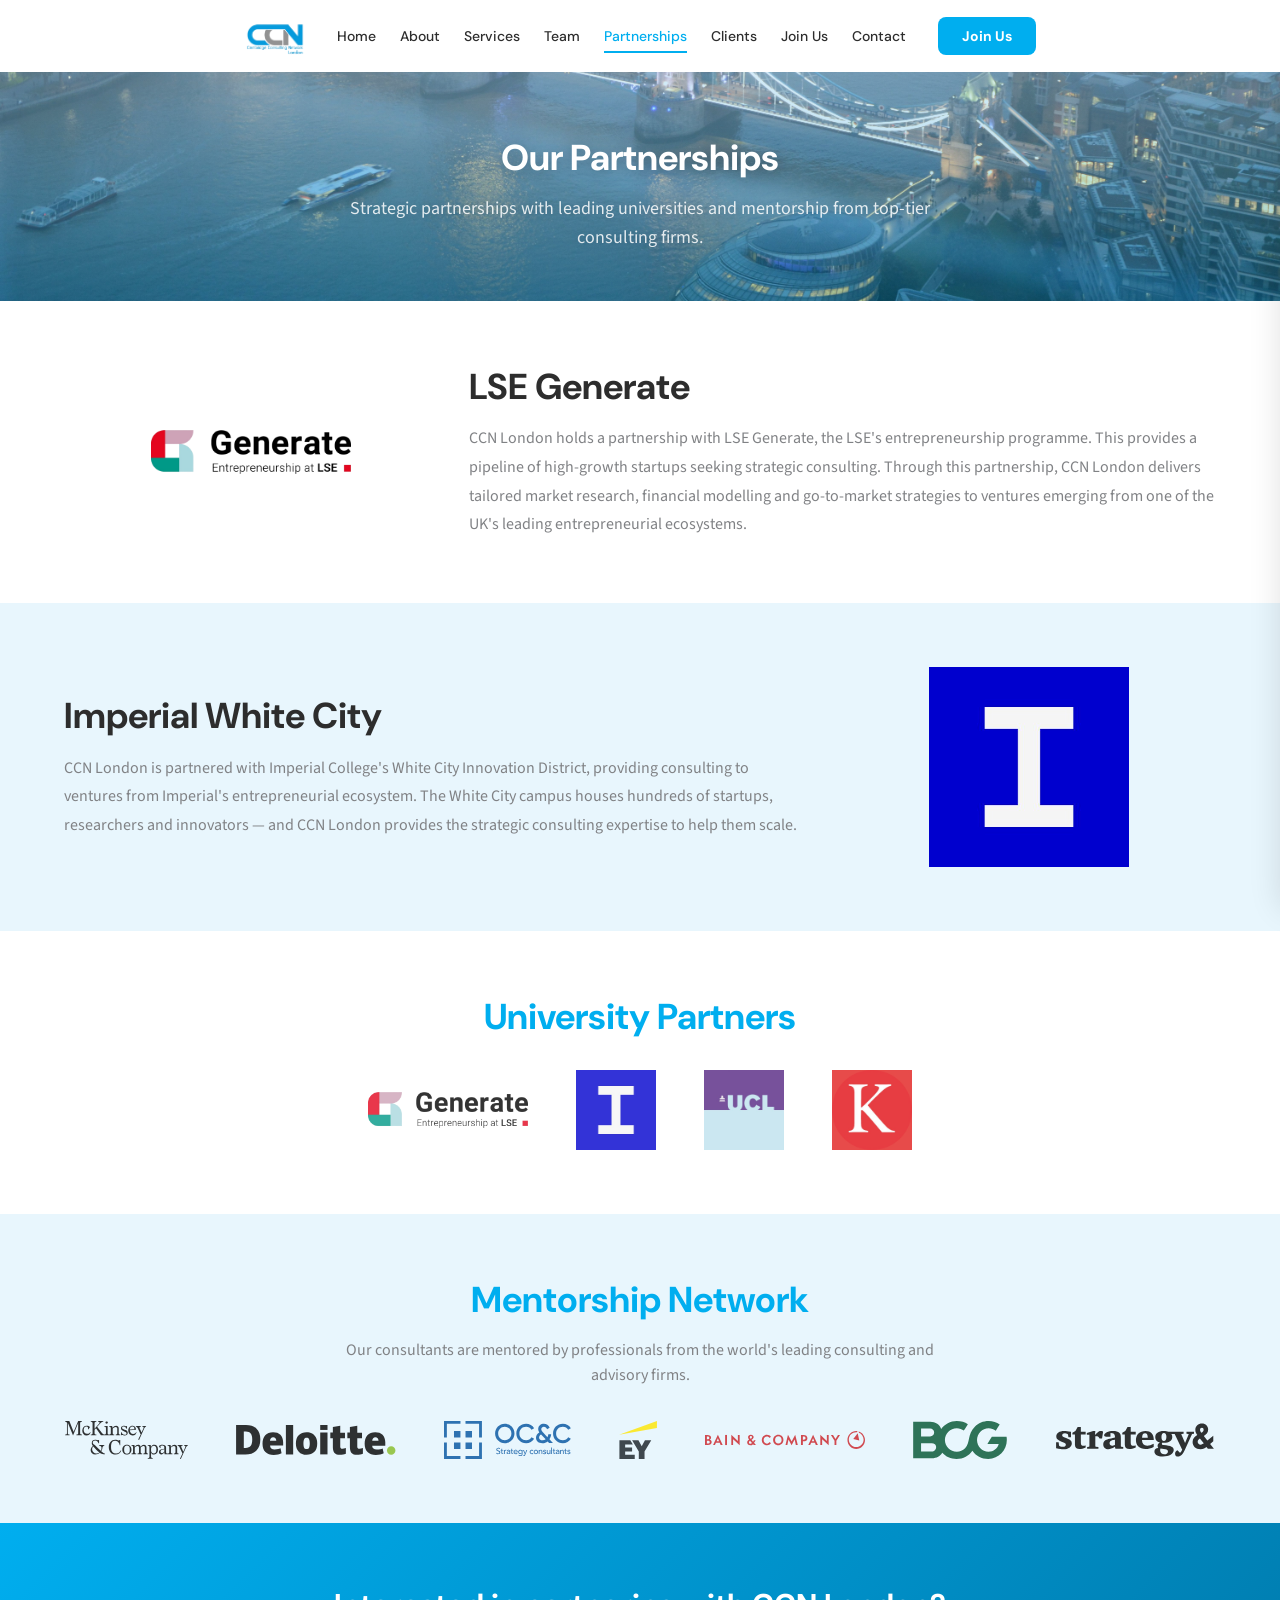
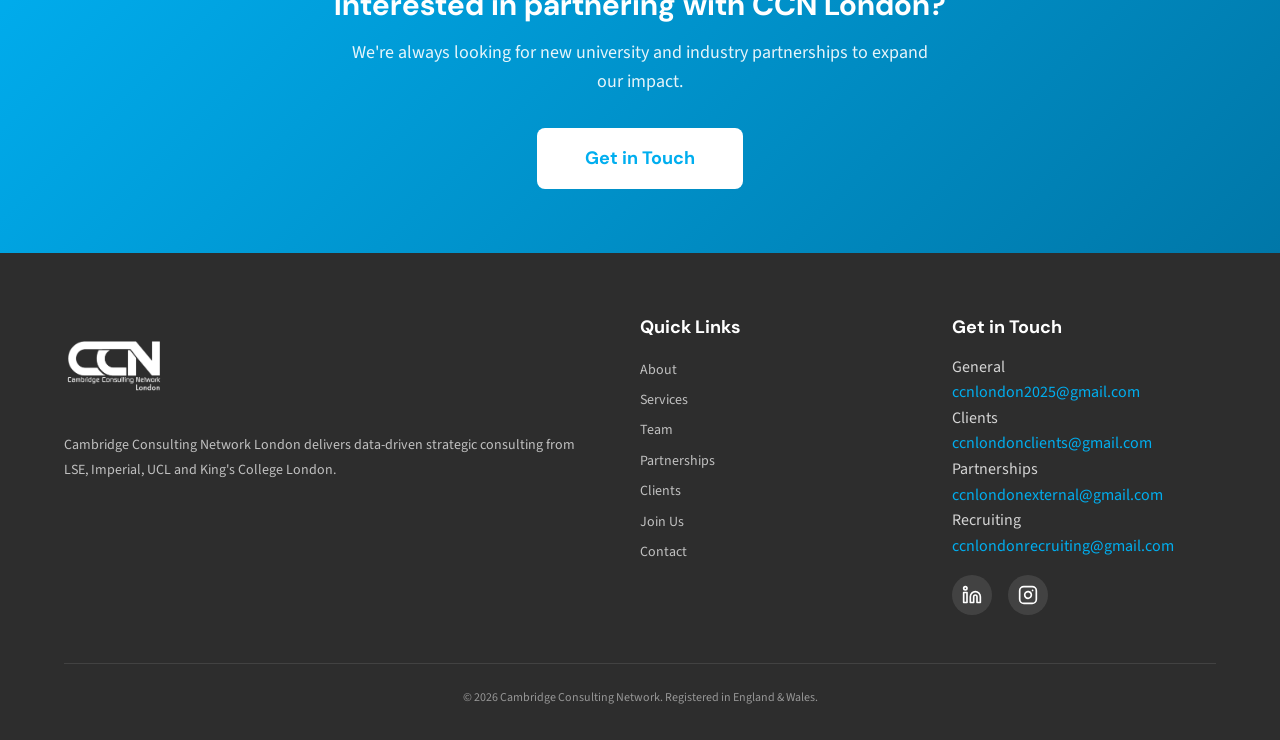
<file: partnerships.html>
<!DOCTYPE html>
<html lang="en">
<head>
  <meta charset="UTF-8">
  <meta name="viewport" content="width=device-width, initial-scale=1.0">
  <title>Partnerships — CCN London</title>
  <meta name="description" content="CCN London partners with LSE Generate, Imperial White City, and receives mentorship from McKinsey, Deloitte, BCG, Bain, EY, OC&C and Strategy&.">
  <meta property="og:title" content="Partnerships — CCN London">
  <meta property="og:description" content="Our university and industry partnerships that power CCN London's consulting excellence.">
  <meta property="og:type" content="website">
  <meta name="twitter:card" content="summary">
  <meta name="twitter:title" content="Partnerships — CCN London">
  <link rel="stylesheet" href="css/styles.css">
</head>
<body>

  <a class="skip-link" href="#main-content">Skip to content</a>

  <header class="navbar navbar--animate" role="banner">
    <div class="navbar__inner">
      <a href="index.html" class="navbar__logo" aria-label="CCN London Home">
        <img src="assets/img/logo-colour.png" alt="CCN London logo" width="180" height="48">
      </a>
      <nav class="navbar__links" aria-label="Main navigation">
        <a href="index.html" class="navbar__link">Home</a>
        <a href="about.html" class="navbar__link">About</a>
        <a href="services.html" class="navbar__link">Services</a>
        <a href="team.html" class="navbar__link">Team</a>
        <a href="partnerships.html" class="navbar__link navbar__link--active">Partnerships</a>
        <a href="clients.html" class="navbar__link">Clients</a>
        <a href="join.html" class="navbar__link">Join Us</a>
        <a href="contact.html" class="navbar__link">Contact</a>
      </nav>
      <a href="join.html" class="navbar__cta">Join Us</a>
      <button class="navbar__hamburger" aria-label="Open menu" aria-expanded="false">
        <span></span><span></span><span></span>
      </button>
    </div>
  </header>

  <div class="mobile-menu__overlay" aria-hidden="true"></div>
  <nav class="mobile-menu" aria-label="Mobile navigation" aria-hidden="true">
    <a href="index.html" class="mobile-menu__link">Home</a>
    <a href="about.html" class="mobile-menu__link">About</a>
    <a href="services.html" class="mobile-menu__link">Services</a>
    <a href="team.html" class="mobile-menu__link">Team</a>
    <a href="partnerships.html" class="mobile-menu__link mobile-menu__link--active">Partnerships</a>
    <a href="clients.html" class="mobile-menu__link">Clients</a>
    <a href="join.html" class="mobile-menu__link">Join Us</a>
    <a href="contact.html" class="mobile-menu__link">Contact</a>
  </nav>

  <main id="main-content">

    <section class="page-header">
      <div class="container">
        <h1 class="page-header__title">Our <span class="text-cyan">Partnerships</span></h1>
        <p class="page-header__subtitle">Strategic partnerships with leading universities and mentorship from top-tier consulting firms.</p>
      </div>
    </section>

    <!-- LSE Generate -->
    <section class="section" aria-label="LSE Generate partnership">
      <div class="container">
        <div class="cards__grid" style="grid-template-columns: 1fr 2fr; align-items: center;">
          <div style="text-align: center;">
            <img src="assets/img/partners/lsegenerate.png" alt="LSE Generate logo" width="200" height="100" loading="lazy" style="margin: 0 auto;">
          </div>
          <div>
            <h2>LSE Generate</h2>
            <p class="mt-md" style="color: var(--ccn-grey); line-height: 1.8;">CCN London holds a partnership with LSE Generate, the LSE's entrepreneurship programme. This provides a pipeline of high-growth startups seeking strategic consulting. Through this partnership, CCN London delivers tailored market research, financial modelling and go-to-market strategies to ventures emerging from one of the UK's leading entrepreneurial ecosystems.</p>
          </div>
        </div>
      </div>
    </section>

    <!-- Imperial White City -->
    <section class="section bg-light" aria-label="Imperial White City partnership">
      <div class="container">
        <div class="cards__grid" style="grid-template-columns: 2fr 1fr; align-items: center;">
          <div>
            <h2>Imperial White City</h2>
            <p class="mt-md" style="color: var(--ccn-grey); line-height: 1.8;">CCN London is partnered with Imperial College's White City Innovation District, providing consulting to ventures from Imperial's entrepreneurial ecosystem. The White City campus houses hundreds of startups, researchers and innovators — and CCN London provides the strategic consulting expertise to help them scale.</p>
          </div>
          <div style="text-align: center;">
            <img src="assets/img/partners/imperial.jpeg" alt="Imperial White City logo" width="200" height="100" loading="lazy" style="margin: 0 auto;">
          </div>
        </div>
      </div>
    </section>

    <!-- University Partners -->
    <section class="section" aria-label="University partners">
      <div class="container">
        <h2 class="text-cyan mb-xl" style="text-align:center;">University Partners</h2>
        <div class="partners__track" style="justify-content: center; gap: var(--space-2xl);">
          <img src="assets/img/partners/lsegenerate.png" alt="LSE" class="partners__logo" loading="lazy" width="120" height="60">
          <img src="assets/img/partners/imperial.jpeg" alt="Imperial College London" class="partners__logo" loading="lazy" width="120" height="60">
          <img src="assets/img/partners/ucl.png" alt="UCL" class="partners__logo" loading="lazy" width="120" height="60">
          <img src="assets/img/partners/kings.jpeg" alt="King's College London" class="partners__logo" loading="lazy" width="120" height="60">
        </div>
      </div>
    </section>

    <!-- Mentorship Network -->
    <section class="section bg-light" aria-label="Mentorship network">
      <div class="container">
        <h2 class="text-cyan mb-md" style="text-align:center;">Mentorship Network</h2>
        <p style="text-align:center; color: var(--ccn-grey); margin-bottom: var(--space-xl); max-width: 600px; margin-left: auto; margin-right: auto;">Our consultants are mentored by professionals from the world's leading consulting and advisory firms.</p>
        <div class="partners__track" style="justify-content: center; gap: var(--space-2xl); flex-wrap: wrap;">
          <img src="assets/img/partners/mckinsey.svg" alt="McKinsey & Company" class="partners__logo" loading="lazy" width="100" height="40">
          <img src="assets/img/partners/deloitte.svg" alt="Deloitte" class="partners__logo" loading="lazy" width="100" height="40">
          <img src="assets/img/partners/occ.svg" alt="OC&C Strategy Consultants" class="partners__logo" loading="lazy" width="100" height="40">
          <img src="assets/img/partners/ey.svg" alt="EY" class="partners__logo" loading="lazy" width="100" height="40">
          <img src="assets/img/partners/bain.svg" alt="Bain & Company" class="partners__logo" loading="lazy" width="100" height="40">
          <img src="assets/img/partners/bcg.svg" alt="BCG" class="partners__logo" loading="lazy" width="100" height="40">
          <img src="assets/img/partners/strategy-and.svg" alt="Strategy&" class="partners__logo" loading="lazy" width="100" height="40">
        </div>
      </div>
    </section>

    <section class="cta-banner" aria-label="Partnership enquiries">
      <div class="container">
        <h2 class="cta-banner__heading">Interested in partnering with CCN London?</h2>
        <p class="cta-banner__text">We're always looking for new university and industry partnerships to expand our impact.</p>
        <a href="contact.html" class="btn btn--white btn--large">Get in Touch</a>
      </div>
    </section>

  </main>

  <!-- ════════════ FOOTER ════════════ -->
  <footer class="footer" role="contentinfo">
    <div class="container">
      <div class="footer__grid">
        <div>
          <img src="assets/img/logo-white.png" alt="CCN London" class="footer__logo" width="120" height="120">
          <p class="footer__text">Cambridge Consulting Network London delivers data-driven strategic consulting from LSE, Imperial, UCL and King's College London.</p>
        </div>
        <div>
          <h3 class="footer__heading">Quick Links</h3>
          <a href="about.html" class="footer__link">About</a>
          <a href="services.html" class="footer__link">Services</a>
          <a href="team.html" class="footer__link">Team</a>
          <a href="partnerships.html" class="footer__link">Partnerships</a>
          <a href="clients.html" class="footer__link">Clients</a>
          <a href="join.html" class="footer__link">Join Us</a>
          <a href="contact.html" class="footer__link">Contact</a>
        </div>
        <div>
          <h3 class="footer__heading">Get in Touch</h3>
          <p class="footer__label">General</p>
          <a href="mailto:ccnlondon2025@gmail.com" class="footer__email">ccnlondon2025@gmail.com</a>
          <p class="footer__label">Clients</p>
          <a href="mailto:ccnlondonclients@gmail.com" class="footer__email">ccnlondonclients@gmail.com</a>
          <p class="footer__label">Partnerships</p>
          <a href="mailto:ccnlondonexternal@gmail.com" class="footer__email">ccnlondonexternal@gmail.com</a>
          <p class="footer__label">Recruiting</p>
          <a href="mailto:ccnlondonrecruiting@gmail.com" class="footer__email">ccnlondonrecruiting@gmail.com</a>
          <div class="footer__socials">
            <a href="https://www.linkedin.com/company/cambridge-consulting-network-london/" target="_blank" rel="noopener noreferrer" class="footer__social-btn" aria-label="LinkedIn">
              <svg viewBox="0 0 24 24" fill="none" stroke="currentColor" stroke-width="2" stroke-linecap="round" stroke-linejoin="round"><path d="M16 8a6 6 0 0 1 6 6v7h-4v-7a2 2 0 0 0-2-2 2 2 0 0 0-2 2v7h-4v-7a6 6 0 0 1 6-6z"></path><rect x="2" y="9" width="4" height="12"></rect><circle cx="4" cy="4" r="2"></circle></svg>
            </a>
            <a href="https://www.instagram.com/ccnlondon" target="_blank" rel="noopener noreferrer" class="footer__social-btn" aria-label="Instagram">
              <svg viewBox="0 0 24 24" fill="none" stroke="currentColor" stroke-width="2" stroke-linecap="round" stroke-linejoin="round"><rect x="2" y="2" width="20" height="20" rx="5" ry="5"></rect><path d="M16 11.37A4 4 0 1 1 12.63 8 4 4 0 0 1 16 11.37z"></path><line x1="17.5" y1="6.5" x2="17.51" y2="6.5"></line></svg>
            </a>
          </div>
        </div>
      </div>
      <div class="footer__bottom">
        <p>&copy; 2026 Cambridge Consulting Network. Registered in England &amp; Wales.</p>
      </div>
    </div>
  </footer>

  <script src="js/main.js"></script>
</body>
</html>
</file>
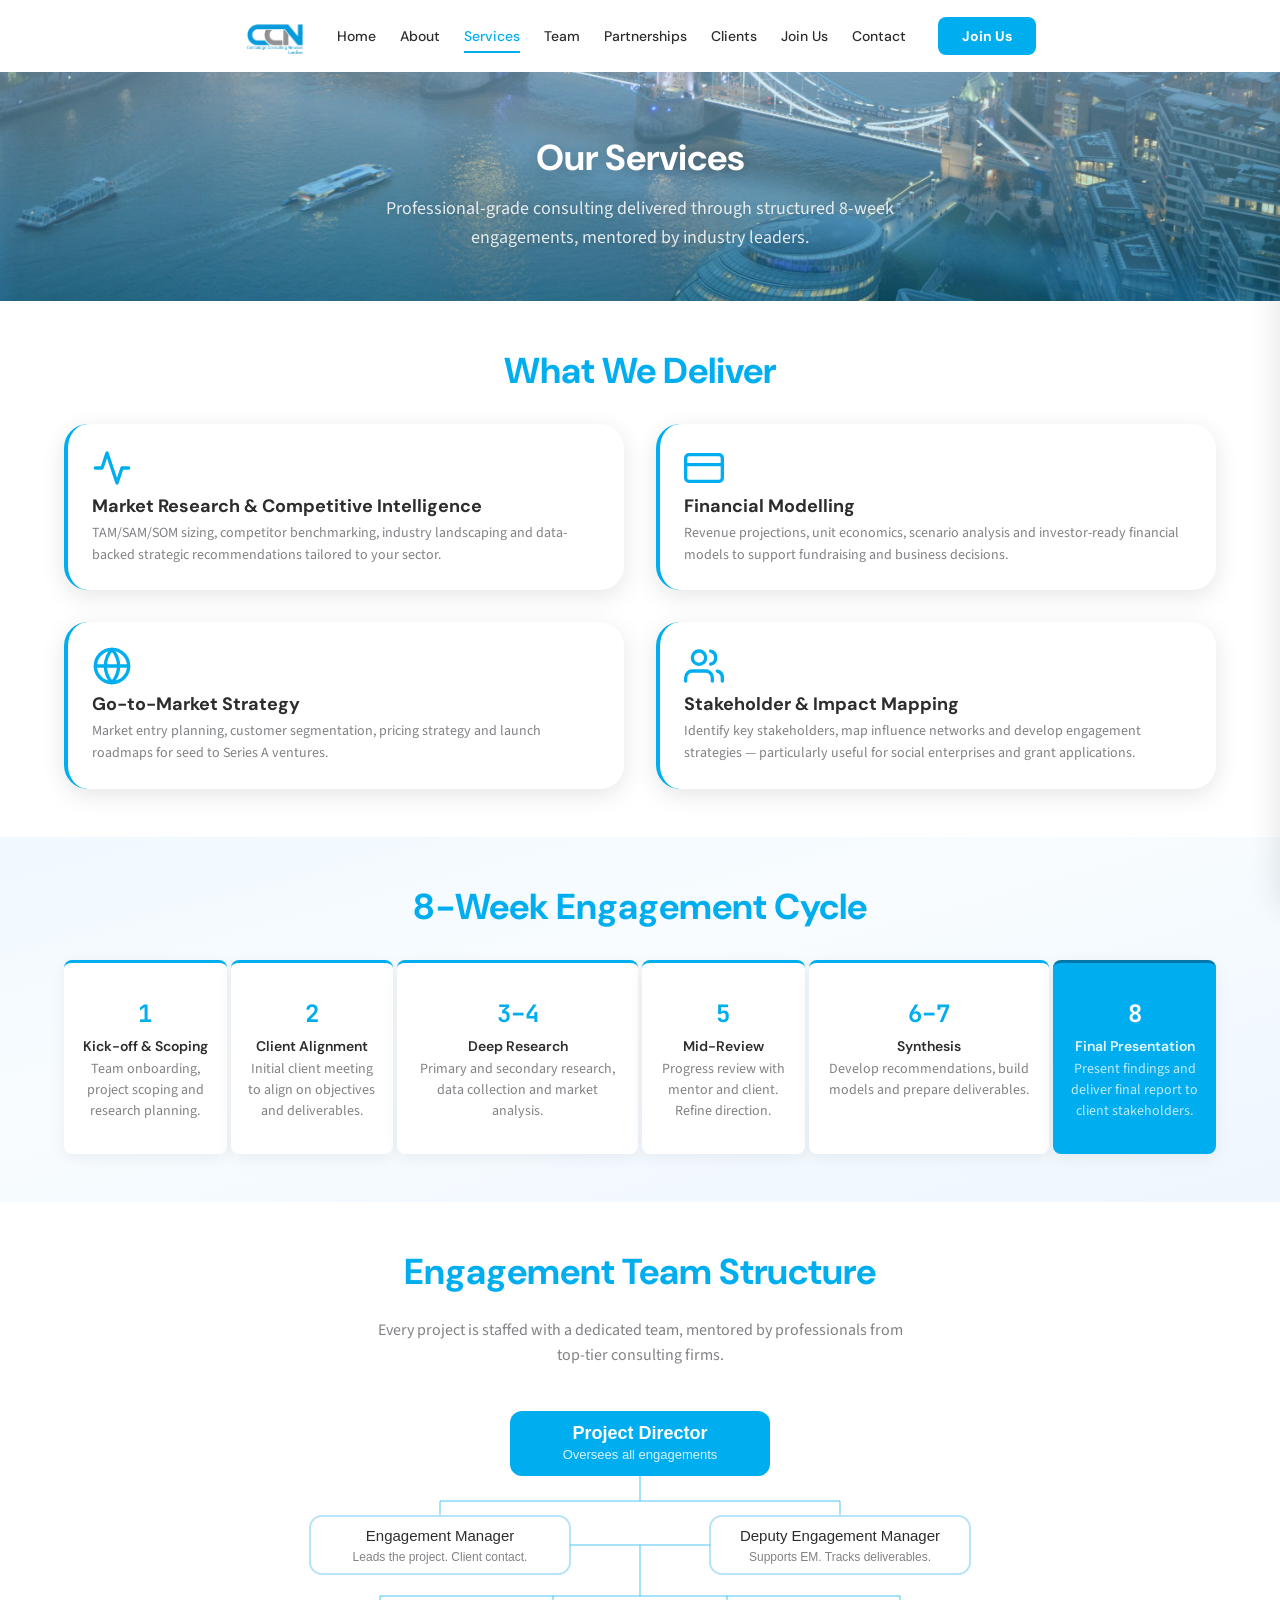
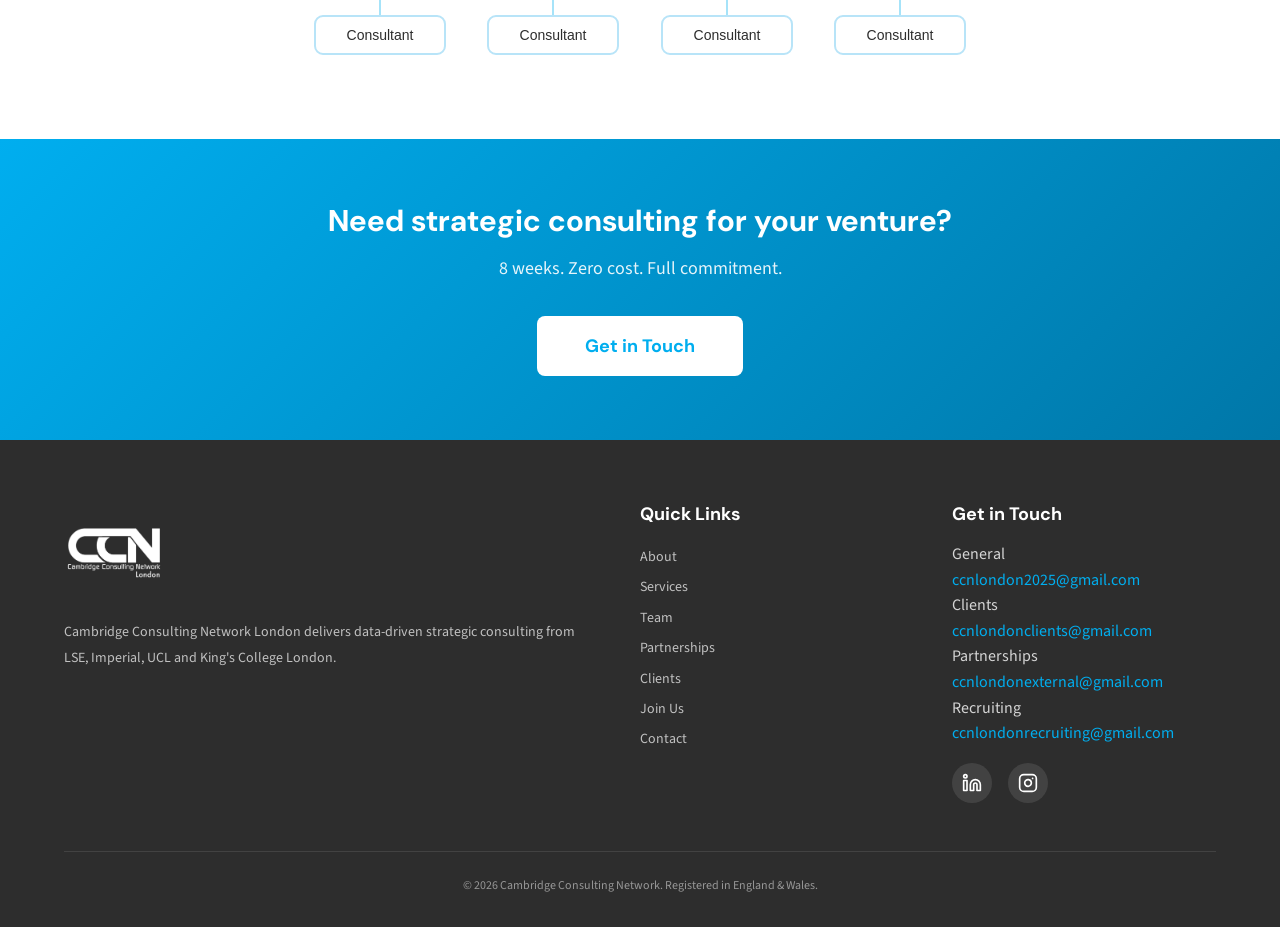
<file: services.html>
<!DOCTYPE html>
<html lang="en">
<head>
  <meta charset="UTF-8">
  <meta name="viewport" content="width=device-width, initial-scale=1.0">
  <title>Services — CCN London</title>
  <meta name="description" content="CCN London delivers competitive analysis, financial modelling, GTM strategy and more through structured 8-week consulting engagements.">
  <meta property="og:title" content="Services — CCN London">
  <meta property="og:description" content="Professional-grade consulting services delivered through structured 8-week engagements.">
  <meta property="og:type" content="website">
  <meta name="twitter:card" content="summary">
  <meta name="twitter:title" content="Services — CCN London">
  <link rel="stylesheet" href="css/styles.css">
</head>
<body>

  <a class="skip-link" href="#main-content">Skip to content</a>

  <header class="navbar navbar--animate" role="banner">
    <div class="navbar__inner">
      <a href="index.html" class="navbar__logo" aria-label="CCN London Home">
        <img src="assets/img/logo-colour.png" alt="CCN London logo" width="180" height="48">
      </a>
      <nav class="navbar__links" aria-label="Main navigation">
        <a href="index.html" class="navbar__link">Home</a>
        <a href="about.html" class="navbar__link">About</a>
        <a href="services.html" class="navbar__link navbar__link--active">Services</a>
        <a href="team.html" class="navbar__link">Team</a>
        <a href="partnerships.html" class="navbar__link">Partnerships</a>
        <a href="clients.html" class="navbar__link">Clients</a>
        <a href="join.html" class="navbar__link">Join Us</a>
        <a href="contact.html" class="navbar__link">Contact</a>
      </nav>
      <a href="join.html" class="navbar__cta">Join Us</a>
      <button class="navbar__hamburger" aria-label="Open menu" aria-expanded="false">
        <span></span><span></span><span></span>
      </button>
    </div>
  </header>

  <div class="mobile-menu__overlay" aria-hidden="true"></div>
  <nav class="mobile-menu" aria-label="Mobile navigation" aria-hidden="true">
    <a href="index.html" class="mobile-menu__link">Home</a>
    <a href="about.html" class="mobile-menu__link">About</a>
    <a href="services.html" class="mobile-menu__link mobile-menu__link--active">Services</a>
    <a href="team.html" class="mobile-menu__link">Team</a>
    <a href="partnerships.html" class="mobile-menu__link">Partnerships</a>
    <a href="clients.html" class="mobile-menu__link">Clients</a>
    <a href="join.html" class="mobile-menu__link">Join Us</a>
    <a href="contact.html" class="mobile-menu__link">Contact</a>
  </nav>

  <main id="main-content">

    <section class="page-header">
      <div class="container">
        <h1 class="page-header__title">Our <span class="text-cyan">Services</span></h1>
        <p class="page-header__subtitle">Professional-grade consulting delivered through structured 8-week engagements, mentored by industry leaders.</p>
      </div>
    </section>

    <!-- Service Offerings -->
    <section class="section" aria-label="Service offerings" style="padding: var(--space-2xl) 0;">
      <div class="container">
        <h2 class="text-cyan mb-xl" style="text-align:center;">What We Deliver</h2>
        <div class="cards__grid">
          <div class="card reveal">
            <svg class="card__icon" viewBox="0 0 24 24" fill="none" stroke="currentColor" stroke-width="2" stroke-linecap="round" stroke-linejoin="round" aria-hidden="true">
              <polyline points="22 12 18 12 15 21 9 3 6 12 2 12"></polyline>
            </svg>
            <h3 class="card__title">Market Research &amp; Competitive Intelligence</h3>
            <p class="card__text">TAM/SAM/SOM sizing, competitor benchmarking, industry landscaping and data-backed strategic recommendations tailored to your sector.</p>
          </div>
          <div class="card reveal reveal--delay-1">
            <svg class="card__icon" viewBox="0 0 24 24" fill="none" stroke="currentColor" stroke-width="2" stroke-linecap="round" stroke-linejoin="round" aria-hidden="true">
              <rect x="1" y="4" width="22" height="16" rx="2" ry="2"></rect>
              <line x1="1" y1="10" x2="23" y2="10"></line>
            </svg>
            <h3 class="card__title">Financial Modelling</h3>
            <p class="card__text">Revenue projections, unit economics, scenario analysis and investor-ready financial models to support fundraising and business decisions.</p>
          </div>
          <div class="card reveal reveal--delay-2">
            <svg class="card__icon" viewBox="0 0 24 24" fill="none" stroke="currentColor" stroke-width="2" stroke-linecap="round" stroke-linejoin="round" aria-hidden="true">
              <circle cx="12" cy="12" r="10"></circle>
              <line x1="2" y1="12" x2="22" y2="12"></line>
              <path d="M12 2a15.3 15.3 0 0 1 4 10 15.3 15.3 0 0 1-4 10 15.3 15.3 0 0 1-4-10 15.3 15.3 0 0 1 4-10z"></path>
            </svg>
            <h3 class="card__title">Go-to-Market Strategy</h3>
            <p class="card__text">Market entry planning, customer segmentation, pricing strategy and launch roadmaps for seed to Series A ventures.</p>
          </div>
          <div class="card reveal reveal--delay-3">
            <svg class="card__icon" viewBox="0 0 24 24" fill="none" stroke="currentColor" stroke-width="2" stroke-linecap="round" stroke-linejoin="round" aria-hidden="true">
              <path d="M17 21v-2a4 4 0 0 0-4-4H5a4 4 0 0 0-4 4v2"></path>
              <circle cx="9" cy="7" r="4"></circle>
              <path d="M23 21v-2a4 4 0 0 0-3-3.87"></path>
              <path d="M16 3.13a4 4 0 0 1 0 7.75"></path>
            </svg>
            <h3 class="card__title">Stakeholder &amp; Impact Mapping</h3>
            <p class="card__text">Identify key stakeholders, map influence networks and develop engagement strategies — particularly useful for social enterprises and grant applications.</p>
          </div>
        </div>
      </div>
    </section>

    <!-- 8-Week Timeline -->
    <section class="section" aria-label="Project timeline" style="background: linear-gradient(165deg, #f0f9ff 0%, #f8fcff 40%, #eef7fe 100%); padding: var(--space-2xl) 0;">
      <div class="container">
        <h2 class="text-cyan mb-xl" style="text-align:center;">8-Week Engagement Cycle</h2>
        <div class="week-timeline">
          <div class="week-timeline__item reveal">
            <div class="week-timeline__num">1</div>
            <div class="week-timeline__label">Kick-off &amp; Scoping</div>
            <div class="week-timeline__desc">Team onboarding, project scoping and research planning.</div>
          </div>
          <div class="week-timeline__item reveal reveal--delay-1">
            <div class="week-timeline__num">2</div>
            <div class="week-timeline__label">Client Alignment</div>
            <div class="week-timeline__desc">Initial client meeting to align on objectives and deliverables.</div>
          </div>
          <div class="week-timeline__item week-timeline__item--wide reveal reveal--delay-2">
            <div class="week-timeline__num">3–4</div>
            <div class="week-timeline__label">Deep Research</div>
            <div class="week-timeline__desc">Primary and secondary research, data collection and market analysis.</div>
          </div>
          <div class="week-timeline__item reveal reveal--delay-3">
            <div class="week-timeline__num">5</div>
            <div class="week-timeline__label">Mid-Review</div>
            <div class="week-timeline__desc">Progress review with mentor and client. Refine direction.</div>
          </div>
          <div class="week-timeline__item week-timeline__item--wide reveal reveal--delay-4">
            <div class="week-timeline__num">6–7</div>
            <div class="week-timeline__label">Synthesis</div>
            <div class="week-timeline__desc">Develop recommendations, build models and prepare deliverables.</div>
          </div>
          <div class="week-timeline__item week-timeline__item--final reveal reveal--delay-5">
            <div class="week-timeline__num">8</div>
            <div class="week-timeline__label">Final Presentation</div>
            <div class="week-timeline__desc">Present findings and deliver final report to client stakeholders.</div>
          </div>
        </div>
      </div>
    </section>

    <!-- Team Structure -->
    <section class="section" aria-label="Team structure" style="padding: var(--space-2xl) 0;">
      <div class="container">
        <h2 class="text-cyan mb-lg" style="text-align:center;">Engagement Team Structure</h2>
        <p style="text-align:center; color: var(--ccn-grey); margin-bottom: var(--space-xl); max-width: 550px; margin-left: auto; margin-right: auto;">Every project is staffed with a dedicated team, mentored by professionals from top-tier consulting firms.</p>
        <img src="assets/img/org-chart.svg" alt="Org chart: Project Director leads Engagement Manager and Deputy EM, who manage 5 Consultants" style="width: 100%; max-width: 800px; margin: 0 auto; display: block;">
      </div>
    </section>

    <!-- CTA -->
    <section class="cta-banner" aria-label="Call to action">
      <div class="container">
        <h2 class="cta-banner__heading">Need strategic consulting for your venture?</h2>
        <p class="cta-banner__text">8 weeks. Zero cost. Full commitment.</p>
        <a href="contact.html" class="btn btn--white btn--large">Get in Touch</a>
      </div>
    </section>

  </main>

  <footer class="footer" role="contentinfo">
    <div class="container">
      <div class="footer__grid">
        <div>
          <img src="assets/img/logo-white.png" alt="CCN London" class="footer__logo" width="120" height="120">
          <p class="footer__text">Cambridge Consulting Network London delivers data-driven strategic consulting from LSE, Imperial, UCL and King's College London.</p>
        </div>
        <div>
          <h3 class="footer__heading">Quick Links</h3>
          <a href="about.html" class="footer__link">About</a>
          <a href="services.html" class="footer__link">Services</a>
          <a href="team.html" class="footer__link">Team</a>
          <a href="partnerships.html" class="footer__link">Partnerships</a>
          <a href="clients.html" class="footer__link">Clients</a>
          <a href="join.html" class="footer__link">Join Us</a>
          <a href="contact.html" class="footer__link">Contact</a>
        </div>
        <div>
          <h3 class="footer__heading">Get in Touch</h3>
          <p class="footer__label">General</p>
          <a href="mailto:ccnlondon2025@gmail.com" class="footer__email">ccnlondon2025@gmail.com</a>
          <p class="footer__label">Clients</p>
          <a href="mailto:ccnlondonclients@gmail.com" class="footer__email">ccnlondonclients@gmail.com</a>
          <p class="footer__label">Partnerships</p>
          <a href="mailto:ccnlondonexternal@gmail.com" class="footer__email">ccnlondonexternal@gmail.com</a>
          <p class="footer__label">Recruiting</p>
          <a href="mailto:ccnlondonrecruiting@gmail.com" class="footer__email">ccnlondonrecruiting@gmail.com</a>
          <div class="footer__socials">
            <a href="https://www.linkedin.com/company/cambridge-consulting-network-london/" target="_blank" rel="noopener noreferrer" class="footer__social-btn" aria-label="LinkedIn">
              <svg viewBox="0 0 24 24" fill="none" stroke="currentColor" stroke-width="2" stroke-linecap="round" stroke-linejoin="round"><path d="M16 8a6 6 0 0 1 6 6v7h-4v-7a2 2 0 0 0-2-2 2 2 0 0 0-2 2v7h-4v-7a6 6 0 0 1 6-6z"></path><rect x="2" y="9" width="4" height="12"></rect><circle cx="4" cy="4" r="2"></circle></svg>
            </a>
            <a href="https://www.instagram.com/ccnlondon" target="_blank" rel="noopener noreferrer" class="footer__social-btn" aria-label="Instagram">
              <svg viewBox="0 0 24 24" fill="none" stroke="currentColor" stroke-width="2" stroke-linecap="round" stroke-linejoin="round"><rect x="2" y="2" width="20" height="20" rx="5" ry="5"></rect><path d="M16 11.37A4 4 0 1 1 12.63 8 4 4 0 0 1 16 11.37z"></path><line x1="17.5" y1="6.5" x2="17.51" y2="6.5"></line></svg>
            </a>
          </div>
        </div>
      </div>
      <div class="footer__bottom">
        <p>&copy; 2026 Cambridge Consulting Network. Registered in England &amp; Wales.</p>
      </div>
    </div>
  </footer>

  <script src="js/main.js"></script>
</body>
</html>
</file>
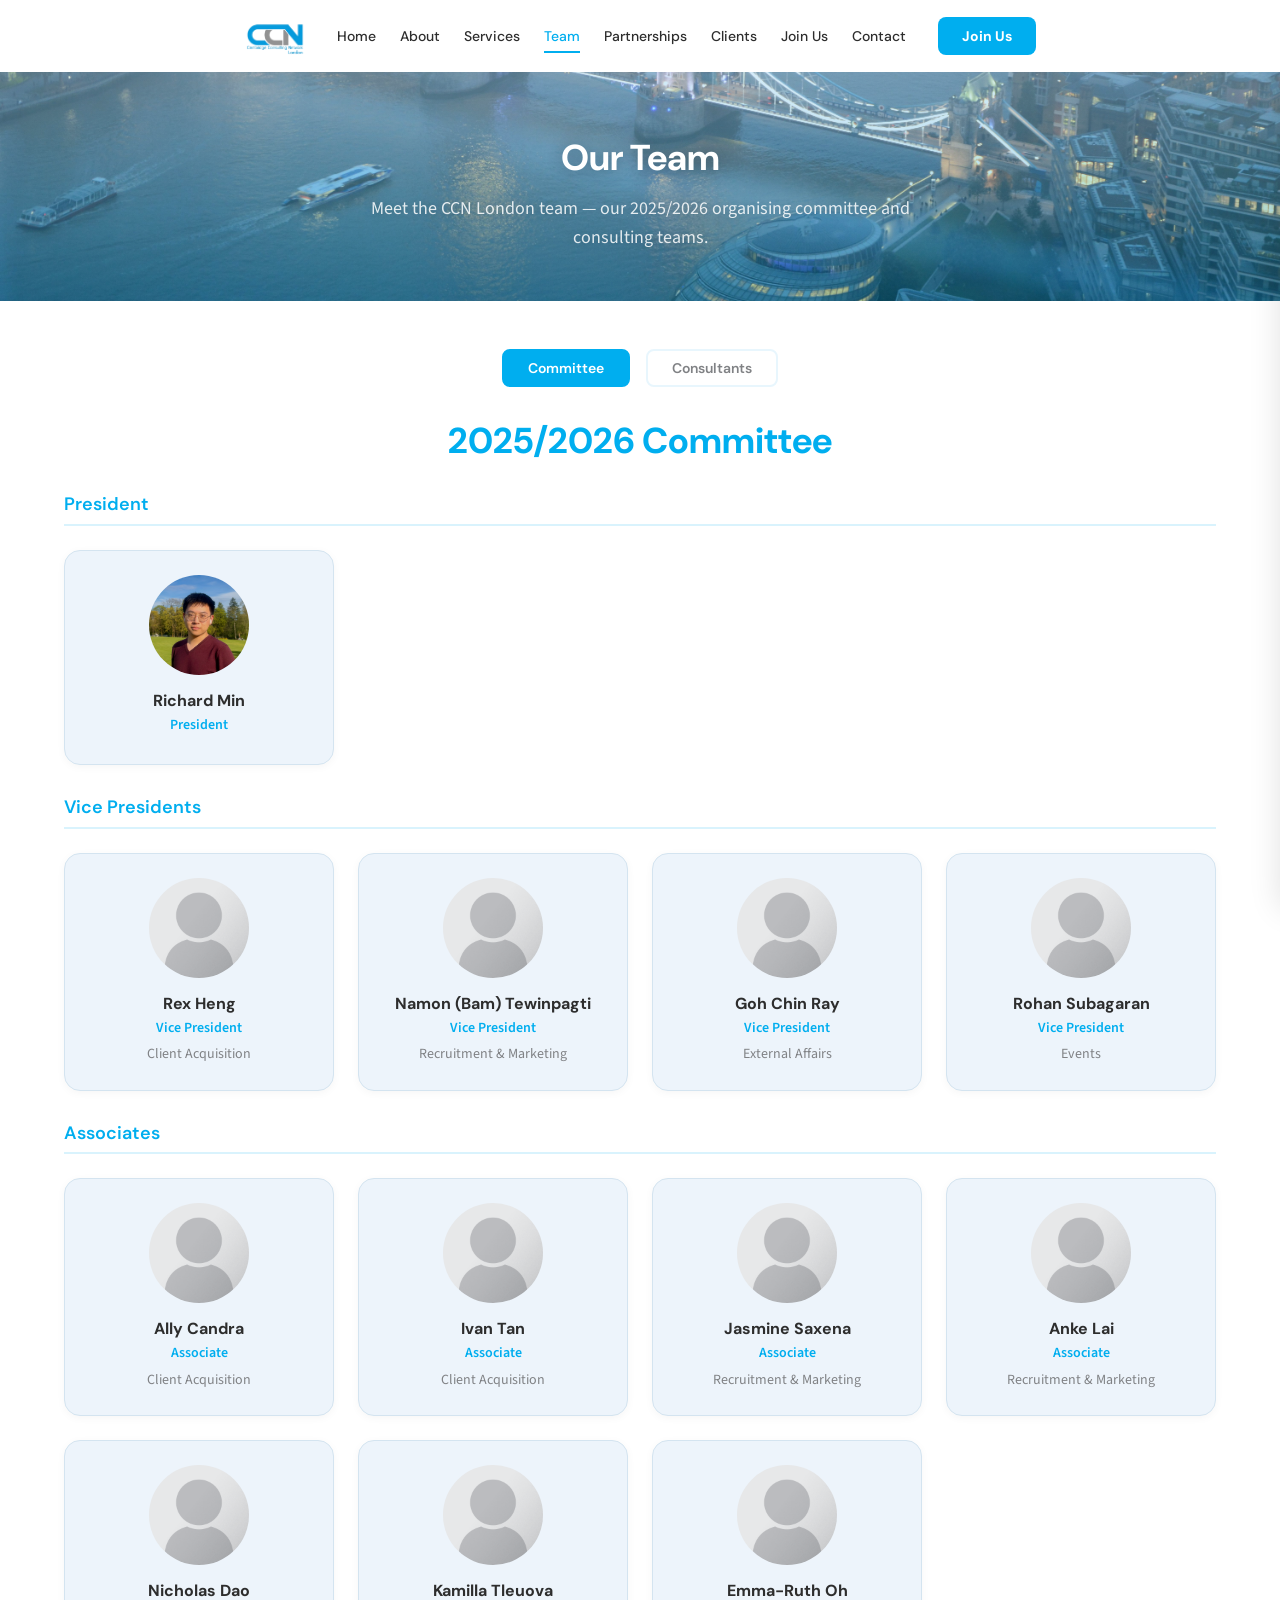
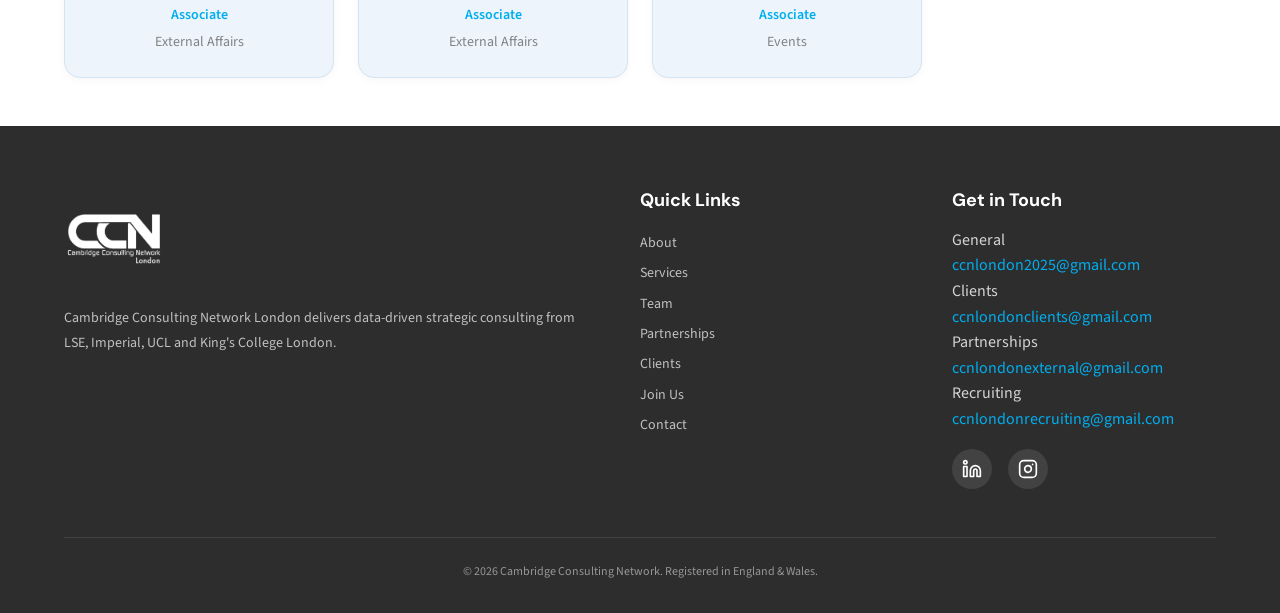
<file: team.html>
<!DOCTYPE html>
<html lang="en">
<head>
  <meta charset="UTF-8">
  <meta name="viewport" content="width=device-width, initial-scale=1.0">
  <title>Team — CCN London</title>
  <meta name="description" content="Meet the CCN London team — our organising committee and Spring 2026 consulting teams.">
  <link rel="stylesheet" href="css/styles.css">
</head>
<body>

  <a class="skip-link" href="#main-content">Skip to content</a>

  <header class="navbar navbar--animate" role="banner">
    <div class="navbar__inner">
      <a href="index.html" class="navbar__logo" aria-label="CCN London Home">
        <img src="assets/img/logo-colour.png" alt="CCN London logo" width="180" height="48">
      </a>
      <nav class="navbar__links" aria-label="Main navigation">
        <a href="index.html" class="navbar__link">Home</a>
        <a href="about.html" class="navbar__link">About</a>
        <a href="services.html" class="navbar__link">Services</a>
        <a href="team.html" class="navbar__link navbar__link--active">Team</a>
        <a href="partnerships.html" class="navbar__link">Partnerships</a>
        <a href="clients.html" class="navbar__link">Clients</a>
        <a href="join.html" class="navbar__link">Join Us</a>
        <a href="contact.html" class="navbar__link">Contact</a>
      </nav>
      <a href="join.html" class="navbar__cta">Join Us</a>
      <button class="navbar__hamburger" aria-label="Open menu" aria-expanded="false">
        <span></span><span></span><span></span>
      </button>
    </div>
  </header>

  <div class="mobile-menu__overlay" aria-hidden="true"></div>
  <nav class="mobile-menu" aria-label="Mobile navigation" aria-hidden="true">
    <a href="index.html" class="mobile-menu__link">Home</a>
    <a href="about.html" class="mobile-menu__link">About</a>
    <a href="services.html" class="mobile-menu__link">Services</a>
    <a href="team.html" class="mobile-menu__link mobile-menu__link--active">Team</a>
    <a href="partnerships.html" class="mobile-menu__link">Partnerships</a>
    <a href="clients.html" class="mobile-menu__link">Clients</a>
    <a href="join.html" class="mobile-menu__link">Join Us</a>
    <a href="contact.html" class="mobile-menu__link">Contact</a>
  </nav>

  <main id="main-content">

    <section class="page-header">
      <div class="container">
        <h1 class="page-header__title">Our <span class="text-cyan">Team</span></h1>
        <p class="page-header__subtitle">Meet the CCN London team — our 2025/2026 organising committee and consulting teams.</p>
      </div>
    </section>

    <section class="section" aria-label="Team members" style="padding: var(--space-2xl) 0;">
      <div class="container">

        <div class="team__filters">
          <button class="team__tab team__tab--active" data-tab="committee">Committee</button>
          <button class="team__tab" data-tab="consultants">Consultants</button>
        </div>

        <!-- ═══════════ COMMITTEE ═══════════ -->
        <div class="team__panel" id="panel-committee">
          <h2 class="text-cyan mb-xl" style="text-align:center;">2025/2026 Committee</h2>

          <h3 class="team__section-title">President</h3>
          <div class="team__grid">
            <div class="team-card" data-linkedin="https://www.linkedin.com/in/richard-min/">
              <img src="assets/img/RichardMin.PNG" alt="" class="team-card__photo" width="100" height="100">
              <h3 class="team-card__name">Richard Min</h3>
              <p class="team-card__role">President</p>
            </div>
          </div>

          <h3 class="team__section-title">Vice Presidents</h3>
          <div class="team__grid">
            <div class="team-card" data-linkedin="https://www.linkedin.com/in/rexheng/">
              <img src="assets/img/placeholder-headshot.png" alt="" class="team-card__photo" width="100" height="100">
              <h3 class="team-card__name">Rex Heng</h3>
              <p class="team-card__role">Vice President</p>
              <p class="team-card__team">Client Acquisition</p>
            </div>
            <div class="team-card" data-linkedin="https://www.linkedin.com/in/namon-tewinpagti/">
              <img src="assets/img/placeholder-headshot.png" alt="" class="team-card__photo" width="100" height="100">
              <h3 class="team-card__name">Namon (Bam) Tewinpagti</h3>
              <p class="team-card__role">Vice President</p>
              <p class="team-card__team">Recruitment &amp; Marketing</p>
            </div>
            <div class="team-card" data-linkedin="https://www.linkedin.com/in/chinraygoh/">
              <img src="assets/img/placeholder-headshot.png" alt="" class="team-card__photo" width="100" height="100">
              <h3 class="team-card__name">Goh Chin Ray</h3>
              <p class="team-card__role">Vice President</p>
              <p class="team-card__team">External Affairs</p>
            </div>
            <div class="team-card" data-linkedin="https://www.linkedin.com/in/rohansubagaran/">
              <img src="assets/img/placeholder-headshot.png" alt="" class="team-card__photo" width="100" height="100">
              <h3 class="team-card__name">Rohan Subagaran</h3>
              <p class="team-card__role">Vice President</p>
              <p class="team-card__team">Events</p>
            </div>
          </div>

          <h3 class="team__section-title">Associates</h3>
          <div class="team__grid">
            <div class="team-card" data-linkedin="https://www.linkedin.com/in/ally-c-53313924b/"><img src="assets/img/placeholder-headshot.png" alt="" class="team-card__photo" width="100" height="100"><h3 class="team-card__name">Ally Candra</h3><p class="team-card__role">Associate</p><p class="team-card__team">Client Acquisition</p></div>
            <div class="team-card" data-linkedin="https://www.linkedin.com/in/yp-ivan-t/"><img src="assets/img/placeholder-headshot.png" alt="" class="team-card__photo" width="100" height="100"><h3 class="team-card__name">Ivan Tan</h3><p class="team-card__role">Associate</p><p class="team-card__team">Client Acquisition</p></div>
            <div class="team-card" data-linkedin="https://www.linkedin.com/in/jasmine-saxena-a06812303/"><img src="assets/img/placeholder-headshot.png" alt="" class="team-card__photo" width="100" height="100"><h3 class="team-card__name">Jasmine Saxena</h3><p class="team-card__role">Associate</p><p class="team-card__team">Recruitment &amp; Marketing</p></div>
            <div class="team-card" data-linkedin="https://www.linkedin.com/in/tsz-yiu-lai/"><img src="assets/img/placeholder-headshot.png" alt="" class="team-card__photo" width="100" height="100"><h3 class="team-card__name">Anke Lai</h3><p class="team-card__role">Associate</p><p class="team-card__team">Recruitment &amp; Marketing</p></div>
            <div class="team-card" data-linkedin="https://www.linkedin.com/in/nicholasdao2005/"><img src="assets/img/placeholder-headshot.png" alt="" class="team-card__photo" width="100" height="100"><h3 class="team-card__name">Nicholas Dao</h3><p class="team-card__role">Associate</p><p class="team-card__team">External Affairs</p></div>
            <div class="team-card" data-linkedin="https://www.linkedin.com/in/kamilla-tleuova-993811194/"><img src="assets/img/placeholder-headshot.png" alt="" class="team-card__photo" width="100" height="100"><h3 class="team-card__name">Kamilla Tleuova</h3><p class="team-card__role">Associate</p><p class="team-card__team">External Affairs</p></div>
            <div class="team-card" data-linkedin="https://www.linkedin.com/in/emmaruthoh/"><img src="assets/img/placeholder-headshot.png" alt="" class="team-card__photo" width="100" height="100"><h3 class="team-card__name">Emma-Ruth Oh</h3><p class="team-card__role">Associate</p><p class="team-card__team">Events</p></div>
          </div>
        </div>

        <!-- ═══════════ CONSULTANTS — Spring 2026 ═══════════ -->
        <div class="team__panel" id="panel-consultants" style="display:none;">

          <h2 class="text-cyan mb-xl" style="text-align:center;">Spring 2026 Cycle</h2>

          <h3 class="team__section-title">Avigen</h3>
          <div class="team__grid team__grid--5col">
            <div class="team-card" data-linkedin="#"><img src="assets/img/placeholder-headshot.png" alt="" class="team-card__photo" width="100" height="100"><h3 class="team-card__name">Justin Cheng</h3><p class="team-card__role">Engagement Manager</p><p class="team-card__team">Avigen</p></div>
            <div class="team-card" data-linkedin="#"><img src="assets/img/placeholder-headshot.png" alt="" class="team-card__photo" width="100" height="100"><h3 class="team-card__name">Wen Wei Lee</h3><p class="team-card__role">Deputy EM</p><p class="team-card__team">Avigen</p></div>
            <div class="team-card" data-linkedin="#"><img src="assets/img/placeholder-headshot.png" alt="" class="team-card__photo" width="100" height="100"><h3 class="team-card__name">Belove Shah</h3><p class="team-card__role">Consultant</p><p class="team-card__team">Avigen</p></div>
            <div class="team-card" data-linkedin="#"><img src="assets/img/placeholder-headshot.png" alt="" class="team-card__photo" width="100" height="100"><h3 class="team-card__name">Wai Lok (Isaac) Law</h3><p class="team-card__role">Consultant</p><p class="team-card__team">Avigen</p></div>
            <div class="team-card" data-linkedin="#"><img src="assets/img/placeholder-headshot.png" alt="" class="team-card__photo" width="100" height="100"><h3 class="team-card__name">Zoey Zhang</h3><p class="team-card__role">Consultant</p><p class="team-card__team">Avigen</p></div>
          </div>

          <h3 class="team__section-title">Blackfriars Settlement</h3>
          <div class="team__grid team__grid--5col">
            <div class="team-card" data-linkedin="#"><img src="assets/img/placeholder-headshot.png" alt="" class="team-card__photo" width="100" height="100"><h3 class="team-card__name">Sarah Ahamed</h3><p class="team-card__role">Engagement Manager</p><p class="team-card__team">Blackfriars Settlement</p></div>
            <div class="team-card" data-linkedin="#"><img src="assets/img/placeholder-headshot.png" alt="" class="team-card__photo" width="100" height="100"><h3 class="team-card__name">Muthu Ramanathan</h3><p class="team-card__role">Deputy EM</p><p class="team-card__team">Blackfriars Settlement</p></div>
            <div class="team-card" data-linkedin="#"><img src="assets/img/placeholder-headshot.png" alt="" class="team-card__photo" width="100" height="100"><h3 class="team-card__name">Zaim Chattha</h3><p class="team-card__role">Consultant</p><p class="team-card__team">Blackfriars Settlement</p></div>
            <div class="team-card" data-linkedin="#"><img src="assets/img/placeholder-headshot.png" alt="" class="team-card__photo" width="100" height="100"><h3 class="team-card__name">Xin Nee Yee</h3><p class="team-card__role">Consultant</p><p class="team-card__team">Blackfriars Settlement</p></div>
            <div class="team-card" data-linkedin="#"><img src="assets/img/placeholder-headshot.png" alt="" class="team-card__photo" width="100" height="100"><h3 class="team-card__name">Rumaisa Ali</h3><p class="team-card__role">Consultant</p><p class="team-card__team">Blackfriars Settlement</p></div>
          </div>

          <h3 class="team__section-title">NU Insights</h3>
          <div class="team__grid team__grid--5col">
            <div class="team-card" data-linkedin="#"><img src="assets/img/placeholder-headshot.png" alt="" class="team-card__photo" width="100" height="100"><h3 class="team-card__name">Rada Rut.</h3><p class="team-card__role">Engagement Manager</p><p class="team-card__team">NU Insights</p></div>
            <div class="team-card" data-linkedin="#"><img src="assets/img/placeholder-headshot.png" alt="" class="team-card__photo" width="100" height="100"><h3 class="team-card__name">Melchi Michael</h3><p class="team-card__role">Deputy EM</p><p class="team-card__team">NU Insights</p></div>
            <div class="team-card" data-linkedin="#"><img src="assets/img/placeholder-headshot.png" alt="" class="team-card__photo" width="100" height="100"><h3 class="team-card__name">Harveer Bawa</h3><p class="team-card__role">Consultant</p><p class="team-card__team">NU Insights</p></div>
            <div class="team-card" data-linkedin="#"><img src="assets/img/placeholder-headshot.png" alt="" class="team-card__photo" width="100" height="100"><h3 class="team-card__name">Alison Wang</h3><p class="team-card__role">Consultant</p><p class="team-card__team">NU Insights</p></div>
            <div class="team-card" data-linkedin="#"><img src="assets/img/placeholder-headshot.png" alt="" class="team-card__photo" width="100" height="100"><h3 class="team-card__name">Yeow Yang Lew</h3><p class="team-card__role">Consultant</p><p class="team-card__team">NU Insights</p></div>
          </div>

          <h3 class="team__section-title">Outsee</h3>
          <div class="team__grid team__grid--5col">
            <div class="team-card" data-linkedin="#"><img src="assets/img/placeholder-headshot.png" alt="" class="team-card__photo" width="100" height="100"><h3 class="team-card__name">Benjamin Cook</h3><p class="team-card__role">Engagement Manager</p><p class="team-card__team">Outsee</p></div>
            <div class="team-card" data-linkedin="#"><img src="assets/img/placeholder-headshot.png" alt="" class="team-card__photo" width="100" height="100"><h3 class="team-card__name">Ina Bradic</h3><p class="team-card__role">Deputy EM</p><p class="team-card__team">Outsee</p></div>
            <div class="team-card" data-linkedin="#"><img src="assets/img/placeholder-headshot.png" alt="" class="team-card__photo" width="100" height="100"><h3 class="team-card__name">Diya Rautela</h3><p class="team-card__role">Consultant</p><p class="team-card__team">Outsee</p></div>
            <div class="team-card" data-linkedin="#"><img src="assets/img/placeholder-headshot.png" alt="" class="team-card__photo" width="100" height="100"><h3 class="team-card__name">Melanie Lee</h3><p class="team-card__role">Consultant</p><p class="team-card__team">Outsee</p></div>
            <div class="team-card" data-linkedin="#"><img src="assets/img/placeholder-headshot.png" alt="" class="team-card__photo" width="100" height="100"><h3 class="team-card__name">Leah Xu</h3><p class="team-card__role">Consultant</p><p class="team-card__team">Outsee</p></div>
          </div>

          <h3 class="team__section-title">Prescient Labs</h3>
          <div class="team__grid team__grid--5col">
            <div class="team-card" data-linkedin="#"><img src="assets/img/placeholder-headshot.png" alt="" class="team-card__photo" width="100" height="100"><h3 class="team-card__name">Maya Munasinghe</h3><p class="team-card__role">Engagement Manager</p><p class="team-card__team">Prescient Labs</p></div>
            <div class="team-card" data-linkedin="#"><img src="assets/img/placeholder-headshot.png" alt="" class="team-card__photo" width="100" height="100"><h3 class="team-card__name">Angel Chan</h3><p class="team-card__role">Deputy EM</p><p class="team-card__team">Prescient Labs</p></div>
            <div class="team-card" data-linkedin="#"><img src="assets/img/placeholder-headshot.png" alt="" class="team-card__photo" width="100" height="100"><h3 class="team-card__name">Lok Chew Rui</h3><p class="team-card__role">Consultant</p><p class="team-card__team">Prescient Labs</p></div>
            <div class="team-card" data-linkedin="#"><img src="assets/img/placeholder-headshot.png" alt="" class="team-card__photo" width="100" height="100"><h3 class="team-card__name">Siddhant Agarrwal</h3><p class="team-card__role">Consultant</p><p class="team-card__team">Prescient Labs</p></div>
            <div class="team-card" data-linkedin="#"><img src="assets/img/placeholder-headshot.png" alt="" class="team-card__photo" width="100" height="100"><h3 class="team-card__name">Sharvvind Ganesan</h3><p class="team-card__role">Consultant</p><p class="team-card__team">Prescient Labs</p></div>
            <div class="team-card" data-linkedin="#"><img src="assets/img/placeholder-headshot.png" alt="" class="team-card__photo" width="100" height="100"><h3 class="team-card__name">Dominic Camino</h3><p class="team-card__role">Consultant</p><p class="team-card__team">Prescient Labs</p></div>
          </div>

        </div>

      </div>
    </section>

  </main>

  <footer class="footer" role="contentinfo">
    <div class="container">
      <div class="footer__grid">
        <div>
          <img src="assets/img/logo-white.png" alt="CCN London" class="footer__logo" width="120" height="120">
          <p class="footer__text">Cambridge Consulting Network London delivers data-driven strategic consulting from LSE, Imperial, UCL and King's College London.</p>
        </div>
        <div>
          <h3 class="footer__heading">Quick Links</h3>
          <a href="about.html" class="footer__link">About</a>
          <a href="services.html" class="footer__link">Services</a>
          <a href="team.html" class="footer__link">Team</a>
          <a href="partnerships.html" class="footer__link">Partnerships</a>
          <a href="clients.html" class="footer__link">Clients</a>
          <a href="join.html" class="footer__link">Join Us</a>
          <a href="contact.html" class="footer__link">Contact</a>
        </div>
        <div>
          <h3 class="footer__heading">Get in Touch</h3>
          <p class="footer__label">General</p>
          <a href="mailto:ccnlondon2025@gmail.com" class="footer__email">ccnlondon2025@gmail.com</a>
          <p class="footer__label">Clients</p>
          <a href="mailto:ccnlondonclients@gmail.com" class="footer__email">ccnlondonclients@gmail.com</a>
          <p class="footer__label">Partnerships</p>
          <a href="mailto:ccnlondonexternal@gmail.com" class="footer__email">ccnlondonexternal@gmail.com</a>
          <p class="footer__label">Recruiting</p>
          <a href="mailto:ccnlondonrecruiting@gmail.com" class="footer__email">ccnlondonrecruiting@gmail.com</a>
          <div class="footer__socials">
            <a href="https://www.linkedin.com/company/cambridge-consulting-network-london/" target="_blank" rel="noopener noreferrer" class="footer__social-btn" aria-label="LinkedIn"><svg viewBox="0 0 24 24" fill="none" stroke="currentColor" stroke-width="2" stroke-linecap="round" stroke-linejoin="round"><path d="M16 8a6 6 0 0 1 6 6v7h-4v-7a2 2 0 0 0-2-2 2 2 0 0 0-2 2v7h-4v-7a6 6 0 0 1 6-6z"></path><rect x="2" y="9" width="4" height="12"></rect><circle cx="4" cy="4" r="2"></circle></svg></a>
            <a href="https://www.instagram.com/ccnlondon" target="_blank" rel="noopener noreferrer" class="footer__social-btn" aria-label="Instagram"><svg viewBox="0 0 24 24" fill="none" stroke="currentColor" stroke-width="2" stroke-linecap="round" stroke-linejoin="round"><rect x="2" y="2" width="20" height="20" rx="5" ry="5"></rect><path d="M16 11.37A4 4 0 1 1 12.63 8 4 4 0 0 1 16 11.37z"></path><line x1="17.5" y1="6.5" x2="17.51" y2="6.5"></line></svg></a>
          </div>
        </div>
      </div>
      <div class="footer__bottom">
        <p>&copy; 2026 Cambridge Consulting Network. Registered in England &amp; Wales.</p>
      </div>
    </div>
  </footer>

  <script src="js/main.js"></script>
  <script>
    (() => {
      // Tab switching
      const tabs = document.querySelectorAll('.team__tab');
      const panels = document.querySelectorAll('.team__panel');
      tabs.forEach(tab => {
        tab.addEventListener('click', () => {
          tabs.forEach(t => t.classList.remove('team__tab--active'));
          tab.classList.add('team__tab--active');
          panels.forEach(p => {
            p.style.display = (p.id === 'panel-' + tab.dataset.tab) ? '' : 'none';
          });
        });
      });

      // Clickable cards → LinkedIn
      document.querySelectorAll('.team-card').forEach(card => {
        card.addEventListener('click', () => {
          const url = card.dataset.linkedin;
          if (url && url !== '#') {
            window.open(url, '_blank');
          }
        });
      });
    })();
  </script>
</body>
</html>
</file>
<file: css/styles.css>
/* ============================================================
   CCN London — Main Stylesheet
   ============================================================ */

@import url('variables.css');
@import url('animations.css');

/* ── Google Fonts ── */
@import url('https://fonts.googleapis.com/css2?family=DM+Sans:ital,opsz,wght@0,9..40,400;0,9..40,500;0,9..40,700&family=JetBrains+Mono:wght@400;700&family=Source+Sans+3:wght@300;400;600;700&display=swap');

/* ============================================================
   RESET & BASE
   ============================================================ */
*, *::before, *::after {
  margin: 0;
  padding: 0;
  box-sizing: border-box;
}

html {
  scroll-behavior: smooth;
  -webkit-text-size-adjust: 100%;
}

body {
  font-family: var(--font-body);
  font-size: var(--text-base);
  line-height: 1.6;
  color: var(--ccn-dark);
  background: var(--ccn-white);
  -webkit-font-smoothing: antialiased;
  overflow-x: hidden;
}

img, svg {
  display: block;
  max-width: 100%;
  height: auto;
}

a {
  color: var(--ccn-cyan);
  text-decoration: none;
  transition: color 0.2s ease;
}

a:hover { color: var(--ccn-deep); }

ul, ol { list-style: none; }

button {
  font-family: inherit;
  cursor: pointer;
  border: none;
  background: none;
}

h1, h2, h3, h4, h5, h6 {
  font-family: var(--font-display);
  font-weight: 700;
  line-height: 1.2;
  color: var(--ccn-dark);
}

h1 { font-size: var(--text-4xl); }
h2 { font-size: var(--text-3xl); }
h3 { font-size: var(--text-2xl); }
h4 { font-size: var(--text-xl); }

/* ============================================================
   UTILITIES
   ============================================================ */
.text-cyan  { color: var(--ccn-cyan); }
.text-deep  { color: var(--ccn-deep); }
.text-grey  { color: var(--ccn-grey); }
.text-white { color: var(--ccn-white); }
.text-dark  { color: var(--ccn-dark); }

.bg-light  { background-color: var(--ccn-light); }
.bg-dark   { background-color: var(--ccn-dark); }
.bg-white  { background-color: var(--ccn-white); }
.bg-cyan   { background-color: var(--ccn-cyan); }

.mt-sm  { margin-top: var(--space-sm); }
.mt-md  { margin-top: var(--space-md); }
.mt-lg  { margin-top: var(--space-lg); }
.mt-xl  { margin-top: var(--space-xl); }
.mt-2xl { margin-top: var(--space-2xl); }
.mt-3xl { margin-top: var(--space-3xl); }

.mb-sm  { margin-bottom: var(--space-sm); }
.mb-md  { margin-bottom: var(--space-md); }
.mb-lg  { margin-bottom: var(--space-lg); }
.mb-xl  { margin-bottom: var(--space-xl); }

.visually-hidden {
  position: absolute;
  width: 1px;
  height: 1px;
  padding: 0;
  margin: -1px;
  overflow: hidden;
  clip: rect(0, 0, 0, 0);
  white-space: nowrap;
  border: 0;
}

.container {
  width: 100%;
  max-width: var(--max-width);
  margin: 0 auto;
  padding: 0 var(--space-lg);
}

.section {
  padding: var(--space-3xl) 0;
}

/* ── Focus States ── */
:focus-visible {
  outline: 3px solid var(--ccn-cyan);
  outline-offset: 2px;
}

/* ── Skip Link ── */
.skip-link {
  position: absolute;
  top: -100%;
  left: var(--space-md);
  background: var(--ccn-cyan);
  color: var(--ccn-white);
  padding: var(--space-sm) var(--space-md);
  border-radius: var(--radius-sm);
  z-index: 1000;
  font-weight: 600;
}

.skip-link:focus {
  top: var(--space-sm);
}

/* ============================================================
   NAVBAR
   ============================================================ */
.navbar {
  position: fixed;
  top: 0;
  left: 0;
  right: 0;
  height: var(--nav-height);
  background: var(--ccn-white);
  z-index: 100;
  display: flex;
  align-items: center;
  transition: box-shadow 0.3s ease;
}

.navbar--scrolled {
  box-shadow: var(--shadow-md);
}

.navbar__inner {
  display: flex;
  align-items: center;
  justify-content: center;
  gap: var(--space-xl);
  width: 100%;
  max-width: var(--max-width);
  margin: 0 auto;
  padding: 0 var(--space-lg);
}

.navbar__logo {
  flex-shrink: 0;
}

.navbar__logo img {
  width: 60px;
  height: auto;
  position: relative;
  top: 4px;
}

.navbar__links {
  display: flex;
  align-items: center;
  gap: var(--space-lg);
}

.navbar__link {
  font-family: var(--font-display);
  font-size: var(--text-sm);
  font-weight: 500;
  color: var(--ccn-dark);
  position: relative;
  padding: var(--space-xs) 0;
  transition: color 0.2s ease;
}

.navbar__link::after {
  content: '';
  position: absolute;
  bottom: -2px;
  left: 50%;
  width: 0;
  height: 2px;
  background: var(--ccn-cyan);
  transition: width 0.3s var(--ease-out), left 0.3s var(--ease-out);
}

.navbar__link:hover::after,
.navbar__link--active::after {
  width: 100%;
  left: 0;
}

.navbar__link:hover { color: var(--ccn-cyan); }
.navbar__link--active { color: var(--ccn-cyan); }

.navbar__cta {
  font-family: var(--font-display);
  font-size: var(--text-sm);
  font-weight: 700;
  color: var(--ccn-white);
  background: var(--ccn-cyan);
  padding: var(--space-sm) var(--space-lg);
  border-radius: var(--radius-sm);
  transition: background 0.2s ease, transform 0.2s ease, box-shadow 0.2s ease;
}

.navbar__cta:hover {
  background: var(--ccn-deep);
  color: var(--ccn-white);
  transform: scale(1.02);
  box-shadow: var(--shadow-md);
}

/* Hamburger */
.navbar__hamburger {
  display: none;
  flex-direction: column;
  gap: 5px;
  padding: var(--space-sm);
}

.navbar__hamburger span {
  display: block;
  width: 24px;
  height: 2px;
  background: var(--ccn-dark);
  transition: transform 0.3s ease, opacity 0.3s ease;
}

.navbar__hamburger--open span:nth-child(1) {
  transform: rotate(45deg) translate(5px, 5px);
}

.navbar__hamburger--open span:nth-child(2) {
  opacity: 0;
}

.navbar__hamburger--open span:nth-child(3) {
  transform: rotate(-45deg) translate(5px, -5px);
}

/* Mobile Menu Overlay */
.mobile-menu {
  position: fixed;
  top: 0;
  right: 0;
  bottom: 0;
  width: 100%;
  max-width: 360px;
  background: var(--ccn-white);
  z-index: 99;
  display: flex;
  flex-direction: column;
  padding: calc(var(--nav-height) + var(--space-xl)) var(--space-xl) var(--space-xl);
  transform: translateX(100%);
  transition: transform 0.3s var(--ease-out);
  box-shadow: var(--shadow-lg);
}

.mobile-menu--open {
  transform: translateX(0);
}

.mobile-menu__link {
  font-family: var(--font-display);
  font-size: var(--text-2xl);
  font-weight: 700;
  color: var(--ccn-dark);
  padding: var(--space-md) 0;
  border-bottom: 1px solid var(--ccn-light);
  transition: color 0.2s ease;
}

.mobile-menu__link:hover,
.mobile-menu__link--active {
  color: var(--ccn-cyan);
}

.mobile-menu__overlay {
  position: fixed;
  inset: 0;
  background: rgba(0, 0, 0, 0.4);
  z-index: 98;
  opacity: 0;
  pointer-events: none;
  transition: opacity 0.3s ease;
}

.mobile-menu__overlay--visible {
  opacity: 1;
  pointer-events: auto;
}

/* ============================================================
   HERO SECTION
   ============================================================ */
.hero {
  min-height: 100vh;
  display: flex;
  align-items: center;
  justify-content: center;
  text-align: center;
  position: relative;
  overflow: hidden;
  padding: calc(var(--nav-height) + var(--space-2xl)) var(--space-lg) var(--space-2xl);
  background: linear-gradient(135deg, var(--ccn-white) 0%, var(--ccn-light) 100%);
}

.hero__content {
  position: relative;
  z-index: 2;
  text-align: center;
  max-width: 680px;
  display: flex;
  flex-direction: column;
  align-items: center;
  gap: var(--space-md);
}

.hero__logo {
  width: 200px;
  height: 200px;
  margin: 0 auto -40px;
  display: block;
  object-fit: contain;
  opacity: 0;
  animation: fadeUp 0.6s var(--ease-out) 0.1s forwards;
}

.hero__headline {
  font-family: var(--font-display);
  font-size: var(--text-4xl);
  font-weight: 700;
  color: var(--ccn-dark);
  margin-bottom: var(--space-md);
}

.hero__headline span {
  color: var(--ccn-cyan);
}

.hero__subheadline {
  font-family: var(--font-body);
  font-size: var(--text-lg);
  color: var(--ccn-grey);
  margin: 0 auto var(--space-sm);
}

.hero__ctas {
  display: flex;
  gap: var(--space-md);
  justify-content: center;
  flex-wrap: wrap;
}

.hero__accent {
  position: absolute;
  top: 10%;
  right: -5%;
  width: 400px;
  height: 400px;
  opacity: 0.15;
  z-index: 1;
}

/* ============================================================
   BUTTONS
   ============================================================ */
.btn {
  display: inline-flex;
  align-items: center;
  justify-content: center;
  font-family: var(--font-display);
  font-size: var(--text-base);
  font-weight: 700;
  padding: var(--space-md) var(--space-xl);
  border-radius: var(--radius-sm);
  transition: all 0.2s ease;
  text-decoration: none;
}

.btn--primary {
  background: var(--ccn-cyan);
  color: var(--ccn-white);
}

.btn--primary:hover {
  background: var(--ccn-deep);
  color: var(--ccn-white);
  transform: scale(1.02);
  box-shadow: var(--shadow-md);
}

.btn--outline {
  background: transparent;
  color: var(--ccn-cyan);
  border: 2px solid var(--ccn-cyan);
}

.btn--outline:hover {
  background: var(--ccn-cyan);
  color: var(--ccn-white);
  transform: scale(1.02);
  box-shadow: var(--shadow-md);
}

.btn--white {
  background: var(--ccn-white);
  color: var(--ccn-cyan);
}

.btn--white:hover {
  background: var(--ccn-light);
  color: var(--ccn-deep);
  transform: scale(1.02);
}

.btn--large {
  font-size: var(--text-lg);
  padding: var(--space-md) var(--space-2xl);
}

/* ============================================================
   STATISTICS COUNTER
   ============================================================ */
.stats {
  background: var(--ccn-white);
  padding: var(--space-2xl) 0;
  border-bottom: 1px solid rgba(0, 174, 239, 0.1);
}

.stats__grid {
  display: grid;
  grid-template-columns: repeat(4, 1fr);
  gap: var(--space-xl);
}

.stats__item {
  text-align: center;
  padding: var(--space-lg) var(--space-md);
}

.stats__number {
  font-family: var(--font-display);
  font-size: var(--text-5xl);
  font-weight: 700;
  color: var(--ccn-cyan);
  margin-bottom: var(--space-xs);
  line-height: 1;
}

.stats__label {
  font-family: var(--font-mono);
  font-size: var(--text-xs);
  text-transform: uppercase;
  letter-spacing: 2px;
  color: var(--ccn-grey);
}

/* ============================================================
   FEATURE CARDS
   ============================================================ */
.cards__grid {
  display: grid;
  grid-template-columns: repeat(2, 1fr);
  gap: var(--space-xl);
}

.card {
  background: var(--ccn-white);
  border: none;
  border-left: 4px solid var(--ccn-cyan);
  border-radius: var(--radius-lg);
  padding: var(--space-lg) var(--space-lg);
  box-shadow: 0 6px 24px rgba(0, 0, 0, 0.1);
  transition: transform 0.3s var(--ease-out), box-shadow 0.3s var(--ease-out);
  position: relative;
}

.card:hover {
  transform: translateY(-4px);
  box-shadow: 0 16px 30px rgba(0, 0, 0, 0.14);
}

.card__icon {
  width: 40px;
  height: 40px;
  color: var(--ccn-cyan);
  margin-bottom: var(--space-sm);
}

.card__title {
  font-family: var(--font-display);
  font-size: var(--text-lg);
  font-weight: 700;
  margin-bottom: var(--space-xs);
  color: var(--ccn-dark);
}

.card__text {
  font-size: var(--text-sm);
  color: var(--ccn-grey);
  line-height: 1.6;
}

/* ============================================================
   PARTNER LOGO BAR
   ============================================================ */
.partners {
  padding: var(--space-2xl) 0;
  overflow: hidden;
}

.partners__heading {
  text-align: center;
  margin-bottom: var(--space-2xl);
}

.partners__track-wrapper {
  overflow: hidden;
  width: 100%;
}

.partners__track {
  display: flex;
  align-items: center;
  gap: 5rem;
  width: max-content;
  animation: marquee 35s linear infinite;
}

.partners__logo {
  height: 80px;
  width: auto;
  max-width: 160px;
  object-fit: contain;
  filter: none;
  opacity: 0.8;
  flex-shrink: 0;
}

.partners__logo:hover {
  opacity: 1;
}

/* ============================================================
   CTA BANNER
   ============================================================ */
.cta-banner {
  background: linear-gradient(135deg, var(--ccn-cyan) 0%, var(--ccn-deep) 100%);
  padding: var(--space-3xl) var(--space-lg);
  text-align: center;
}

.cta-banner__heading {
  font-family: var(--font-display);
  font-size: var(--text-3xl);
  color: var(--ccn-white);
  margin-bottom: var(--space-md);
}

.cta-banner__text {
  font-size: var(--text-lg);
  color: rgba(255, 255, 255, 0.9);
  margin-bottom: var(--space-xl);
  max-width: 600px;
  margin-left: auto;
  margin-right: auto;
}

.cta-banner .btn {
  margin: 0 var(--space-sm);
}

/* ============================================================
   FOOTER
   ============================================================ */
.footer {
  background: var(--ccn-dark);
  color: rgba(255, 255, 255, 0.8);
  padding: var(--space-3xl) 0 var(--space-xl);
}

.footer__grid {
  display: grid;
  grid-template-columns: 2fr 1fr 1fr;
  gap: var(--space-2xl);
  margin-bottom: var(--space-2xl);
}

.footer__heading {
  font-family: var(--font-display);
  font-size: var(--text-lg);
  color: var(--ccn-white);
  margin-bottom: var(--space-md);
}

.footer__text {
  font-size: var(--text-sm);
  line-height: 1.8;
  color: rgba(255, 255, 255, 0.7);
}

.footer__logo {
  height: 100px;
  width: auto;
  margin-bottom: var(--space-md);
  object-fit: contain;
}

.footer__link {
  display: block;
  font-size: var(--text-sm);
  color: rgba(255, 255, 255, 0.7);
  padding: var(--space-xs) 0;
  transition: color 0.2s ease;
}

.footer__link:hover {
  color: var(--ccn-cyan);
}

.footer__socials {
  display: flex;
  gap: var(--space-md);
  margin-top: var(--space-md);
}

.footer__social-btn {
  display: inline-flex;
  align-items: center;
  justify-content: center;
  width: 40px;
  height: 40px;
  border-radius: 50%;
  background: rgba(255, 255, 255, 0.1);
  color: var(--ccn-white);
  transition: background 0.2s ease;
}

.footer__social-btn:hover {
  background: var(--ccn-cyan);
}

.footer__social-btn svg {
  width: 20px;
  height: 20px;
}

.footer__bottom {
  border-top: 1px solid rgba(255, 255, 255, 0.1);
  padding-top: var(--space-lg);
  text-align: center;
  font-size: var(--text-xs);
  color: rgba(255, 255, 255, 0.5);
}

/* ============================================================
   PAGE HEADER (non-home pages)
   ============================================================ */
.page-header {
  padding: calc(var(--nav-height) + var(--space-3xl)) 0 var(--space-2xl);
  text-align: center;
  position: relative;
  overflow: hidden;
  background: url('../assets/img/londonbanner.jpg') center 80%/cover no-repeat;
}

.page-header::before {
  content: '';
  position: absolute;
  inset: 0;
  background: linear-gradient(
    180deg,
    rgba(200, 230, 255, 0.5) 0%,
    rgba(0, 140, 200, 0.35) 100%
  );
  backdrop-filter: blur(0px);
  -webkit-backdrop-filter: blur(0px);
}

.page-header .container {
  position: relative;
  z-index: 1;
}

.page-header__title {
  font-size: var(--text-4xl);
  margin-bottom: var(--space-md);
  color: var(--ccn-white);
  text-shadow: 0 2px 16px rgba(0, 0, 0, 0.3);
}

.page-header__title .text-cyan {
  color: var(--ccn-white);
}

.page-header__subtitle {
  font-size: var(--text-lg);
  color: rgba(255, 255, 255, 0.85);
  max-width: 600px;
  margin: 0 auto;
  text-shadow: 0 1px 8px rgba(0, 0, 0, 0.2);
}

/* ============================================================
   HORIZONTAL TIMELINE
   ============================================================ */
.h-timeline {
  position: relative;
  padding: var(--space-xl) 0;
}

.h-timeline__items {
  display: flex;
  justify-content: space-between;
  position: relative;
  gap: var(--space-md);
}

.h-timeline__items::before {
  content: '';
  position: absolute;
  top: 8px;
  left: 0;
  right: 0;
  height: 2px;
  background: linear-gradient(90deg, var(--ccn-light) 0%, var(--ccn-cyan) 50%, var(--ccn-light) 100%);
}

.h-timeline__item {
  display: flex;
  flex-direction: column;
  align-items: center;
  text-align: center;
  flex: 1;
  position: relative;
}

.h-timeline__dot {
  width: 16px;
  height: 16px;
  border-radius: 50%;
  background: var(--ccn-white);
  border: 3px solid var(--ccn-cyan);
  position: relative;
  z-index: 1;
  margin-bottom: var(--space-md);
  transition: all 0.3s var(--ease-out);
}

.h-timeline__item:hover .h-timeline__dot {
  background: var(--ccn-cyan);
  transform: scale(1.3);
}

.h-timeline__dot--active {
  background: var(--ccn-cyan);
  box-shadow: 0 0 0 4px rgba(0, 174, 239, 0.2);
}

.h-timeline__year {
  font-family: var(--font-mono);
  font-size: var(--text-sm);
  font-weight: 700;
  color: var(--ccn-cyan);
  margin-bottom: var(--space-xs);
}

.h-timeline__title {
  font-family: var(--font-display);
  font-size: var(--text-sm);
  font-weight: 600;
  color: var(--ccn-dark);
  max-width: 120px;
  line-height: 1.3;
}

@media (max-width: 639px) {
  .h-timeline__items {
    flex-wrap: wrap;
    justify-content: center;
  }

  .h-timeline__items::before {
    display: none;
  }

  .h-timeline__item {
    flex: 0 0 30%;
    margin-bottom: var(--space-lg);
  }
}

/* ============================================================
   WEEK TIMELINE (services page)
   ============================================================ */
.week-timeline {
  display: flex;
  align-items: stretch;
  gap: 4px;
  margin: 0 auto;
}

.week-timeline__item {
  flex: 1;
  background: var(--ccn-white);
  border-radius: var(--radius-sm);
  padding: var(--space-xl) var(--space-md);
  text-align: center;
  box-shadow: 0 4px 16px rgba(0, 0, 0, 0.06);
  transition: all 0.3s var(--ease-out);
  border-top: 3px solid var(--ccn-cyan);
}

.week-timeline__item:hover {
  transform: translateY(-4px);
  box-shadow: 0 8px 24px rgba(0, 174, 239, 0.15);
}

.week-timeline__item--wide {
  flex: 1.6;
}

.week-timeline__item--final {
  border-top-color: var(--ccn-deep);
  background: var(--ccn-cyan);
}

.week-timeline__item--final .week-timeline__num {
  color: var(--ccn-white);
}

.week-timeline__item--final .week-timeline__label {
  color: rgba(255, 255, 255, 0.9);
}

.week-timeline__num {
  font-family: var(--font-mono);
  font-size: var(--text-2xl);
  font-weight: 700;
  color: var(--ccn-cyan);
  margin-bottom: var(--space-xs);
}

.week-timeline__label {
  font-family: var(--font-display);
  font-size: var(--text-sm);
  font-weight: 600;
  color: var(--ccn-dark);
  line-height: 1.3;
  margin-bottom: var(--space-xs);
}

.week-timeline__desc {
  font-size: var(--text-sm);
  color: var(--ccn-grey);
  line-height: 1.5;
  margin-top: var(--space-xs);
}

.week-timeline__item--final .week-timeline__desc {
  color: rgba(255, 255, 255, 0.75);
}

@media (max-width: 639px) {
  .week-timeline {
    flex-wrap: wrap;
  }

  .week-timeline__item {
    flex: 0 0 calc(33% - 4px);
  }

  .week-timeline__item--wide {
    flex: 0 0 calc(33% - 4px);
  }
}

/* ============================================================
   TEAM PAGE
   ============================================================ */
.team__filters {
  display: flex;
  gap: var(--space-md);
  justify-content: center;
  margin-bottom: var(--space-xl);
  flex-wrap: wrap;
}

.team__tab {
  font-family: var(--font-display);
  font-size: var(--text-sm);
  font-weight: 600;
  padding: var(--space-sm) var(--space-lg);
  border-radius: var(--radius-sm);
  border: 2px solid var(--ccn-light);
  color: var(--ccn-grey);
  transition: all 0.2s ease;
  cursor: pointer;
  background: none;
}

.team__tab:hover,
.team__tab--active {
  background: var(--ccn-cyan);
  color: var(--ccn-white);
  border-color: var(--ccn-cyan);
}

.team__grid {
  display: grid;
  grid-template-columns: repeat(auto-fill, minmax(220px, 1fr));
  gap: var(--space-lg);
}

.team-card {
  background: #edf4fb;
  border: 1px solid #d4e4f0;
  border-radius: var(--radius-md);
  padding: var(--space-lg);
  text-align: center;
  box-shadow: 0 2px 8px rgba(0, 0, 0, 0.04);
  transition: all 0.3s var(--ease-out);
  position: relative;
  overflow: hidden;
  cursor: pointer;
}

.team-card:hover {
  transform: translateY(-4px);
  box-shadow: 0 16px 40px rgba(0, 0, 0, 0.12);
  border-color: var(--ccn-cyan);
}

.team-card__photo {
  width: 100px;
  height: 100px;
  border-radius: 50%;
  margin: 0 auto var(--space-md);
  background: var(--ccn-light);
  object-fit: cover;
}

.team-card__name {
  font-family: var(--font-display);
  font-size: var(--text-base);
  font-weight: 700;
  margin-bottom: var(--space-xs);
  color: var(--ccn-dark);
}

.team-card__role {
  font-size: var(--text-sm);
  color: var(--ccn-cyan);
  font-weight: 600;
  margin-bottom: var(--space-xs);
}

.team-card__team {
  font-size: var(--text-sm);
  color: var(--ccn-grey);
}

.team-card__university {
  font-size: var(--text-sm);
  color: var(--ccn-grey);
}

.team__section-title {
  font-family: var(--font-display);
  font-size: var(--text-lg);
  font-weight: 600;
  color: var(--ccn-cyan);
  margin-top: var(--space-xl);
  margin-bottom: var(--space-lg);
  padding-bottom: var(--space-sm);
  border-bottom: 2px solid rgba(0, 174, 239, 0.15);
}

.team__section-title:first-child {
  margin-top: 0;
}

.team__panel {
  min-height: 200px;
}

.team__grid--5col {
  grid-template-columns: repeat(5, 1fr);
}

.team-card__linkedin {
  display: none;
}

@media (max-width: 639px) {
  .team__grid--5col {
    grid-template-columns: repeat(2, 1fr);
  }
}

/* ============================================================
   ACCORDION (FAQ)
   ============================================================ */
.accordion__item {
  border-bottom: 1px solid #e5e7eb;
}

.accordion__trigger {
  display: flex;
  align-items: center;
  justify-content: space-between;
  width: 100%;
  padding: var(--space-lg) 0;
  font-family: var(--font-display);
  font-size: var(--text-lg);
  font-weight: 600;
  color: var(--ccn-dark);
  text-align: left;
  transition: color 0.2s ease;
}

.accordion__trigger:hover { color: var(--ccn-cyan); }

.accordion__icon {
  width: 24px;
  height: 24px;
  transition: transform 0.3s ease;
  flex-shrink: 0;
  color: var(--ccn-cyan);
}

.accordion__item--open .accordion__icon {
  transform: rotate(180deg);
}

.accordion__content {
  max-height: 0;
  overflow: hidden;
  transition: max-height 0.3s ease;
}

.accordion__item--open .accordion__content {
  max-height: 500px;
}

.accordion__body {
  padding-bottom: var(--space-lg);
  color: var(--ccn-grey);
  line-height: 1.8;
}

/* ============================================================
   FORM STYLES
   ============================================================ */
.form__group {
  margin-bottom: var(--space-lg);
}

.form__label {
  display: block;
  font-family: var(--font-display);
  font-size: var(--text-sm);
  font-weight: 600;
  margin-bottom: var(--space-sm);
  color: var(--ccn-dark);
}

.form__input,
.form__select,
.form__textarea {
  width: 100%;
  padding: var(--space-md);
  border: 2px solid #e5e7eb;
  border-radius: var(--radius-sm);
  font-family: var(--font-body);
  font-size: var(--text-base);
  color: var(--ccn-dark);
  transition: border-color 0.2s ease, box-shadow 0.2s ease;
  background: var(--ccn-white);
}

.form__input:focus,
.form__select:focus,
.form__textarea:focus {
  outline: none;
  border-color: var(--ccn-cyan);
  box-shadow: 0 0 0 3px rgba(0, 174, 239, 0.15);
}

.form__input--error,
.form__select--error,
.form__textarea--error {
  border-color: #e74c3c;
}

.form__error {
  font-size: var(--text-sm);
  color: #e74c3c;
  margin-top: var(--space-xs);
  display: none;
}

.form__group--error .form__error {
  display: block;
}

.form__textarea {
  min-height: 150px;
  resize: vertical;
}

/* ============================================================
   CLIENT CARDS
   ============================================================ */
.client-card {
  background: var(--ccn-white);
  border: 1px solid #e5e7eb;
  border-radius: var(--radius-md);
  padding: var(--space-xl);
  transition: transform 0.3s var(--ease-out), box-shadow 0.3s var(--ease-out);
}

.client-card:hover {
  transform: translateY(-4px);
  box-shadow: var(--shadow-lg);
}

.client-card__sector {
  font-family: var(--font-mono);
  font-size: var(--text-xs);
  text-transform: uppercase;
  letter-spacing: 2px;
  color: var(--ccn-cyan);
  margin-bottom: var(--space-sm);
}

.client-card__title {
  font-family: var(--font-display);
  font-size: var(--text-xl);
  font-weight: 700;
  margin-bottom: var(--space-sm);
}

.client-card__text {
  color: var(--ccn-grey);
  line-height: 1.6;
}

/* ============================================================
   TESTIMONIALS
   ============================================================ */
.testimonial {
  background: var(--ccn-light);
  border-radius: var(--radius-md);
  padding: var(--space-xl);
  margin-bottom: var(--space-lg);
  position: relative;
}

.testimonial::before {
  content: '\201C';
  font-family: var(--font-display);
  font-size: 4rem;
  color: var(--ccn-cyan);
  position: absolute;
  top: var(--space-md);
  left: var(--space-lg);
  line-height: 1;
  opacity: 0.3;
}

.testimonial__text {
  font-style: italic;
  font-size: var(--text-lg);
  line-height: 1.8;
  color: var(--ccn-dark);
  margin-bottom: var(--space-md);
  padding-top: var(--space-md);
}

.testimonial__author {
  font-weight: 600;
  color: var(--ccn-cyan);
}

.testimonial__role {
  font-size: var(--text-sm);
  color: var(--ccn-grey);
}

/* ============================================================
   RECRUITMENT TIMELINE (join page)
   ============================================================ */
.recruit-timeline {
  display: flex;
  justify-content: space-between;
  position: relative;
  margin: var(--space-2xl) 0;
  flex-wrap: wrap;
  gap: var(--space-lg);
}

.recruit-timeline::before {
  content: '';
  position: absolute;
  top: 24px;
  left: 0;
  right: 0;
  height: 2px;
  background: var(--ccn-light);
}

.recruit-step {
  text-align: center;
  position: relative;
  flex: 1;
  min-width: 140px;
}

.recruit-step__dot {
  width: 48px;
  height: 48px;
  border-radius: 50%;
  background: var(--ccn-cyan);
  color: var(--ccn-white);
  display: flex;
  align-items: center;
  justify-content: center;
  font-family: var(--font-mono);
  font-weight: 700;
  margin: 0 auto var(--space-md);
  position: relative;
  z-index: 1;
}

.recruit-step__title {
  font-family: var(--font-display);
  font-weight: 700;
  font-size: var(--text-sm);
  margin-bottom: var(--space-xs);
}

.recruit-step__text {
  font-size: var(--text-xs);
  color: var(--ccn-grey);
}

/* ============================================================
   GLOBAL / PRESENCE SECTION
   ============================================================ */
.presence__grid {
  display: grid;
  grid-template-columns: repeat(auto-fit, minmax(180px, 1fr));
  gap: var(--space-lg);
  text-align: center;
}

.presence__item {
  padding: var(--space-lg);
  background: var(--ccn-light);
  border-radius: var(--radius-md);
}

.presence__city {
  font-family: var(--font-display);
  font-size: var(--text-lg);
  font-weight: 700;
  margin-bottom: var(--space-xs);
}

.presence__label {
  font-size: var(--text-sm);
  color: var(--ccn-grey);
}

/* ============================================================
   ORG CHART
   ============================================================ */
.org-flow {
  display: flex;
  align-items: center;
  justify-content: center;
  gap: var(--space-lg);
  flex-wrap: wrap;
  margin: var(--space-xl) 0;
}

.org-flow__item {
  background: var(--ccn-white);
  border: 2px solid var(--ccn-light);
  border-radius: var(--radius-md);
  padding: var(--space-md) var(--space-xl);
  text-align: center;
  font-family: var(--font-display);
  font-weight: 700;
}

.org-flow__item--primary {
  background: var(--ccn-cyan);
  color: var(--ccn-white);
  border-color: var(--ccn-cyan);
}

.org-flow__arrow {
  font-size: var(--text-2xl);
  color: var(--ccn-grey);
}

/* ============================================================
   VALUE PROPOSITIONS BACKGROUND
   ============================================================ */
section[aria-label="Value propositions"] {
  background: linear-gradient(165deg, #f0f9ff 0%, #f8fcff 40%, #eef7fe 100%);
  position: relative;
  padding: var(--space-2xl) 0;
}

section[aria-label="Value propositions"]::before {
  content: '';
  position: absolute;
  inset: 0;
  background-image: radial-gradient(rgba(0, 174, 239, 0.04) 1px, transparent 1px);
  background-size: 28px 28px;
  pointer-events: none;
}

/* ============================================================
   HERO REDESIGN — Video background
   ============================================================ */

.hero {
  position: relative;
  min-height: 100vh;
  display: flex;
  align-items: center;
  justify-content: center;
  overflow: hidden;
  padding: var(--space-3xl) var(--space-xl);
}

/* Video container */
.hero__video-wrap {
  position: absolute;
  inset: 0;
  z-index: 0;
}

.hero__video {
  width: 100%;
  height: 100%;
  object-fit: cover;
  filter: blur(1px) brightness(0.85);
}

/* Overlay for text legibility */
.hero__video-overlay {
  position: absolute;
  inset: 0;
  background: linear-gradient(
    180deg,
    rgba(129, 211, 255, 0.443) 0%,
    rgba(115, 157, 179, 0.4) 50%,
    rgba(26, 26, 26, 0.6) 100%
  );
}

/* Remove old SVG accent */
.hero__accent { display: none; }

/* Remove old gradient orbs */
.hero__bg-pattern,
.hero__gradient-orb { display: none; }

/* Content */
.hero__content {
  position: relative;
  z-index: 2;
  text-align: center;
  max-width: 800px;
  gap: var(--space-xs);
}

/* Headline */
.hero__headline {
  font-family: var(--font-display);
  font-size: clamp(2.5rem, 7vw, 5rem);
  font-weight: 700;
  line-height: 1.1;
  color: var(--ccn-white);
  letter-spacing: -0.02em;
  margin-bottom: var(--space-lg);
  text-shadow: 0 4px 30px rgba(0, 0, 0, 0.5), 0 1px 3px rgba(0, 0, 0, 0.3);
  opacity: 0;
  transform: translateY(20px);
  animation: fadeUp 0.6s var(--ease-out) 0.2s forwards;
}


.hero__headline span {
  color: var(--ccn-white);
}

/* Subheadline */
.hero__subheadline {
  font-family: var(--font-body);
  font-size: var(--text-lg);
  line-height: 1.6;
  color: rgba(255, 255, 255, 0.85);
  max-width: 600px;
  margin: 0 auto var(--space-xl);
  text-shadow: 0 1px 10px rgba(0, 0, 0, 0.3);
  opacity: 0;
  transform: translateY(20px);
  animation: fadeUp 0.6s var(--ease-out) 0.4s forwards;
}

/* CTAs */
.hero__ctas {
  display: flex;
  gap: var(--space-md);
  justify-content: center;
  flex-wrap: wrap;
  opacity: 0;
  animation: fadeIn 0.6s var(--ease-out) 0.6s forwards;
}

/* Light outline button for dark/video backgrounds */
.btn--hero {
  display: inline-flex;
  align-items: center;
  justify-content: center;
  min-width: 200px;
  padding: var(--space-md) var(--space-xl);
  font-family: var(--font-display);
  font-weight: 600;
  font-size: var(--text-base);
  border-radius: var(--radius-sm);
  text-decoration: none;
  transition: all 0.3s var(--ease-out);
  background: var(--ccn-cyan);
  color: var(--ccn-white);
  border: 2px solid var(--ccn-cyan);
}

.btn--hero:hover {
  background: rgba(255, 255, 255, 0.2);
  border-color: var(--ccn-white);
  color: var(--ccn-white);
  transform: translateY(-2px);
  box-shadow: 0 8px 25px rgba(0, 0, 0, 0.3);
}

.btn--hero-outline {
  background: rgba(255, 255, 255, 0.1);
  border: 2px solid rgba(255, 255, 255, 0.5);
  color: var(--ccn-white);
  backdrop-filter: blur(4px);
  -webkit-backdrop-filter: blur(4px);
}

.btn--hero-outline:hover {
  background: var(--ccn-cyan);
  border-color: var(--ccn-cyan);
  color: var(--ccn-white);
  transform: translateY(-2px);
  box-shadow: 0 8px 25px rgba(0, 0, 0, 0.3);
}

/* ============================================================
   RESPONSIVE — Hero
   ============================================================ */
@media (max-width: 639px) {
  .hero {
    padding: var(--space-2xl) var(--space-md);
    min-height: 85vh;
  }

  .hero__headline {
    font-size: clamp(2rem, 10vw, 3rem);
  }

  .hero__subheadline {
    font-size: var(--text-base);
  }

  .hero__video {
    filter: blur(1px) brightness(0.8);
  }
}

/* ============================================================
   ABOUT PAGE — Mission block
   ============================================================ */
.about-mission {
  max-width: 800px;
  margin: 0 auto;
  text-align: center;
}

.about-mission__heading {
  font-family: var(--font-display);
  font-size: clamp(1.8rem, 4vw, 2.8rem);
  font-weight: 700;
  line-height: 1.2;
  color: var(--ccn-dark);
  margin-bottom: var(--space-xl);
}

.about-mission__text {
  font-size: var(--text-lg);
  line-height: 1.8;
  color: var(--ccn-grey);
}

/* ============================================================
   ABOUT PAGE — Hero / Mission (merged)
   ============================================================ */
.about-hero {
  padding: calc(var(--nav-height) + var(--space-3xl)) 0 var(--space-3xl);
  background: var(--ccn-dark);
  text-align: center;
  position: relative;
  overflow: hidden;
}

.about-hero::before {
  content: '';
  position: absolute;
  inset: 0;
  background-image: radial-gradient(rgba(0, 174, 239, 0.06) 1px, transparent 1px);
  background-size: 28px 28px;
  pointer-events: none;
}

.about-hero__eyebrow {
  font-family: var(--font-mono);
  font-size: var(--text-xs);
  text-transform: uppercase;
  letter-spacing: 4px;
  color: var(--ccn-cyan);
  margin-bottom: var(--space-lg);
}

.about-hero__heading {
  font-family: var(--font-display);
  font-size: clamp(1.8rem, 4vw, 2.8rem);
  font-weight: 700;
  line-height: 1.2;
  color: var(--ccn-white);
  margin-bottom: var(--space-xl);
  max-width: 700px;
  margin-left: auto;
  margin-right: auto;
}

.about-hero__text {
  font-size: var(--text-base);
  line-height: 1.8;
  color: rgba(255, 255, 255, 0.65);
  max-width: 650px;
  margin: 0 auto;
}

/* ============================================================
   ABOUT PAGE — Dark timeline
   ============================================================ */
.timeline--dark .timeline__title {
  color: var(--ccn-white);
}

.timeline--dark .timeline__text {
  color: rgba(255, 255, 255, 0.6);
}

.timeline--dark::before {
  background: rgba(0, 174, 239, 0.2);
}

.timeline--dark .timeline__item::before {
  border-color: var(--ccn-dark);
}

/* ============================================================
   ABOUT PAGE — Presence cards with pop
   ============================================================ */
.presence__item--pop {
  background: var(--ccn-white);
  border: 2px solid transparent;
  box-shadow: 0 4px 16px rgba(0, 0, 0, 0.06);
  transition: all 0.3s var(--ease-out);
  cursor: default;
}

.presence__item--pop:hover {
  transform: translateY(-4px);
  box-shadow: 0 12px 32px rgba(0, 174, 239, 0.15);
  border-color: var(--ccn-cyan);
}

.presence__item--active {
  border-color: var(--ccn-cyan);
  background: rgba(0, 174, 239, 0.04);
}

.presence__item--active .presence__city {
  color: var(--ccn-cyan);
}

/* ============================================================
   ABOUT PAGE — Org Chart (clean version)
   ============================================================ */
.org-chart {
  display: flex;
  flex-direction: column;
  align-items: center;
  max-width: 700px;
  margin: 0 auto;
}

.org-chart__line {
  width: 2px;
  height: 32px;
  background: var(--ccn-cyan);
  opacity: 0.4;
}

.org-chart__row {
  display: flex;
  justify-content: center;
  gap: var(--space-lg);
  width: 100%;
}

.org-chart__row--wide {
  gap: var(--space-md);
  flex-wrap: wrap;
}

.org-chart__node {
  background: var(--ccn-white);
  border: 2px solid rgba(0, 174, 239, 0.15);
  border-radius: var(--radius-md);
  padding: var(--space-lg);
  text-align: center;
  flex: 1;
  max-width: 280px;
  box-shadow: 0 4px 16px rgba(0, 0, 0, 0.06);
  transition: all 0.3s var(--ease-out);
}

.org-chart__node:hover {
  transform: translateY(-3px);
  box-shadow: 0 8px 24px rgba(0, 174, 239, 0.12);
  border-color: var(--ccn-cyan);
}

.org-chart__node--primary {
  background: var(--ccn-cyan);
  border-color: var(--ccn-cyan);
  max-width: 340px;
}

.org-chart__node--primary .org-chart__role {
  color: var(--ccn-white);
}

.org-chart__node--primary .org-chart__desc {
  color: rgba(255, 255, 255, 0.85);
}

.org-chart__role {
  font-family: var(--font-display);
  font-size: var(--text-base);
  font-weight: 700;
  color: var(--ccn-dark);
  margin-bottom: var(--space-xs);
}

.org-chart__desc {
  font-size: var(--text-sm);
  color: var(--ccn-grey);
  line-height: 1.5;
}

.org-chart__chip {
  background: var(--ccn-white);
  border: 2px solid rgba(0, 174, 239, 0.15);
  border-radius: var(--radius-sm);
  padding: var(--space-sm) var(--space-lg);
  font-family: var(--font-display);
  font-size: var(--text-sm);
  font-weight: 600;
  color: var(--ccn-dark);
  box-shadow: 0 2px 8px rgba(0, 0, 0, 0.04);
  transition: all 0.3s var(--ease-out);
}

.org-chart__chip:hover {
  transform: translateY(-2px);
  border-color: var(--ccn-cyan);
  box-shadow: 0 6px 16px rgba(0, 174, 239, 0.1);
}

@media (max-width: 639px) {
  .org-chart__row {
    flex-direction: column;
    align-items: center;
  }

  .org-chart__row--wide {
    flex-direction: row;
    flex-wrap: wrap;
    justify-content: center;
  }

  .org-chart__chip {
    padding: var(--space-xs) var(--space-md);
    font-size: var(--text-xs);
  }
}

.partners__track[style*="justify-content: center"] {
  animation: none;
  width: auto;
  flex-wrap: wrap;
}

section[aria-label="Mentorship network"] img {
  height: 38px;
  width: auto;
}

/* ============================================================
   RESPONSIVE
   ============================================================ */

/* Tablet: 640px–1024px */
@media (min-width: 640px) {
  h1 { font-size: calc(var(--text-4xl) * 1.1); }
  h2 { font-size: calc(var(--text-3xl) * 1.1); }
}

/* Desktop: 1024px+ */
@media (min-width: 1024px) {
  h1 { font-size: calc(var(--text-4xl) * 1.2); }
  h2 { font-size: calc(var(--text-3xl) * 1.2); }

  .hero__headline {
    font-size: var(--text-5xl);
  }
}

/* Large: 1440px+ */
@media (min-width: 1440px) {
  h1 { font-size: calc(var(--text-4xl) * 1.25); }
  h2 { font-size: calc(var(--text-3xl) * 1.25); }
}

/* Mobile */
@media (max-width: 1023px) {
  .navbar__links { display: none; }
  .navbar__cta { display: none; }
  .navbar__hamburger { display: flex; }
}

@media (max-width: 639px) {
  .stats__grid {
    grid-template-columns: repeat(2, 1fr);
  }

  .stats__number {
    font-size: var(--text-3xl);
  }

  .cards__grid {
    grid-template-columns: 1fr;
  }

  .footer__grid {
    grid-template-columns: 1fr;
  }

  .hero__headline {
    font-size: var(--text-3xl);
  }

  .recruit-timeline::before {
    display: none;
  }

  .recruit-timeline {
    flex-direction: column;
    align-items: center;
  }

  .partners__track {
    flex-wrap: nowrap;
    justify-content: flex-start;
  }

  .hero__logo {
  width: 120px;
}

.btn--hero {
  min-width: 160px;
  font-size: var(--text-sm);
}

}
</file>
